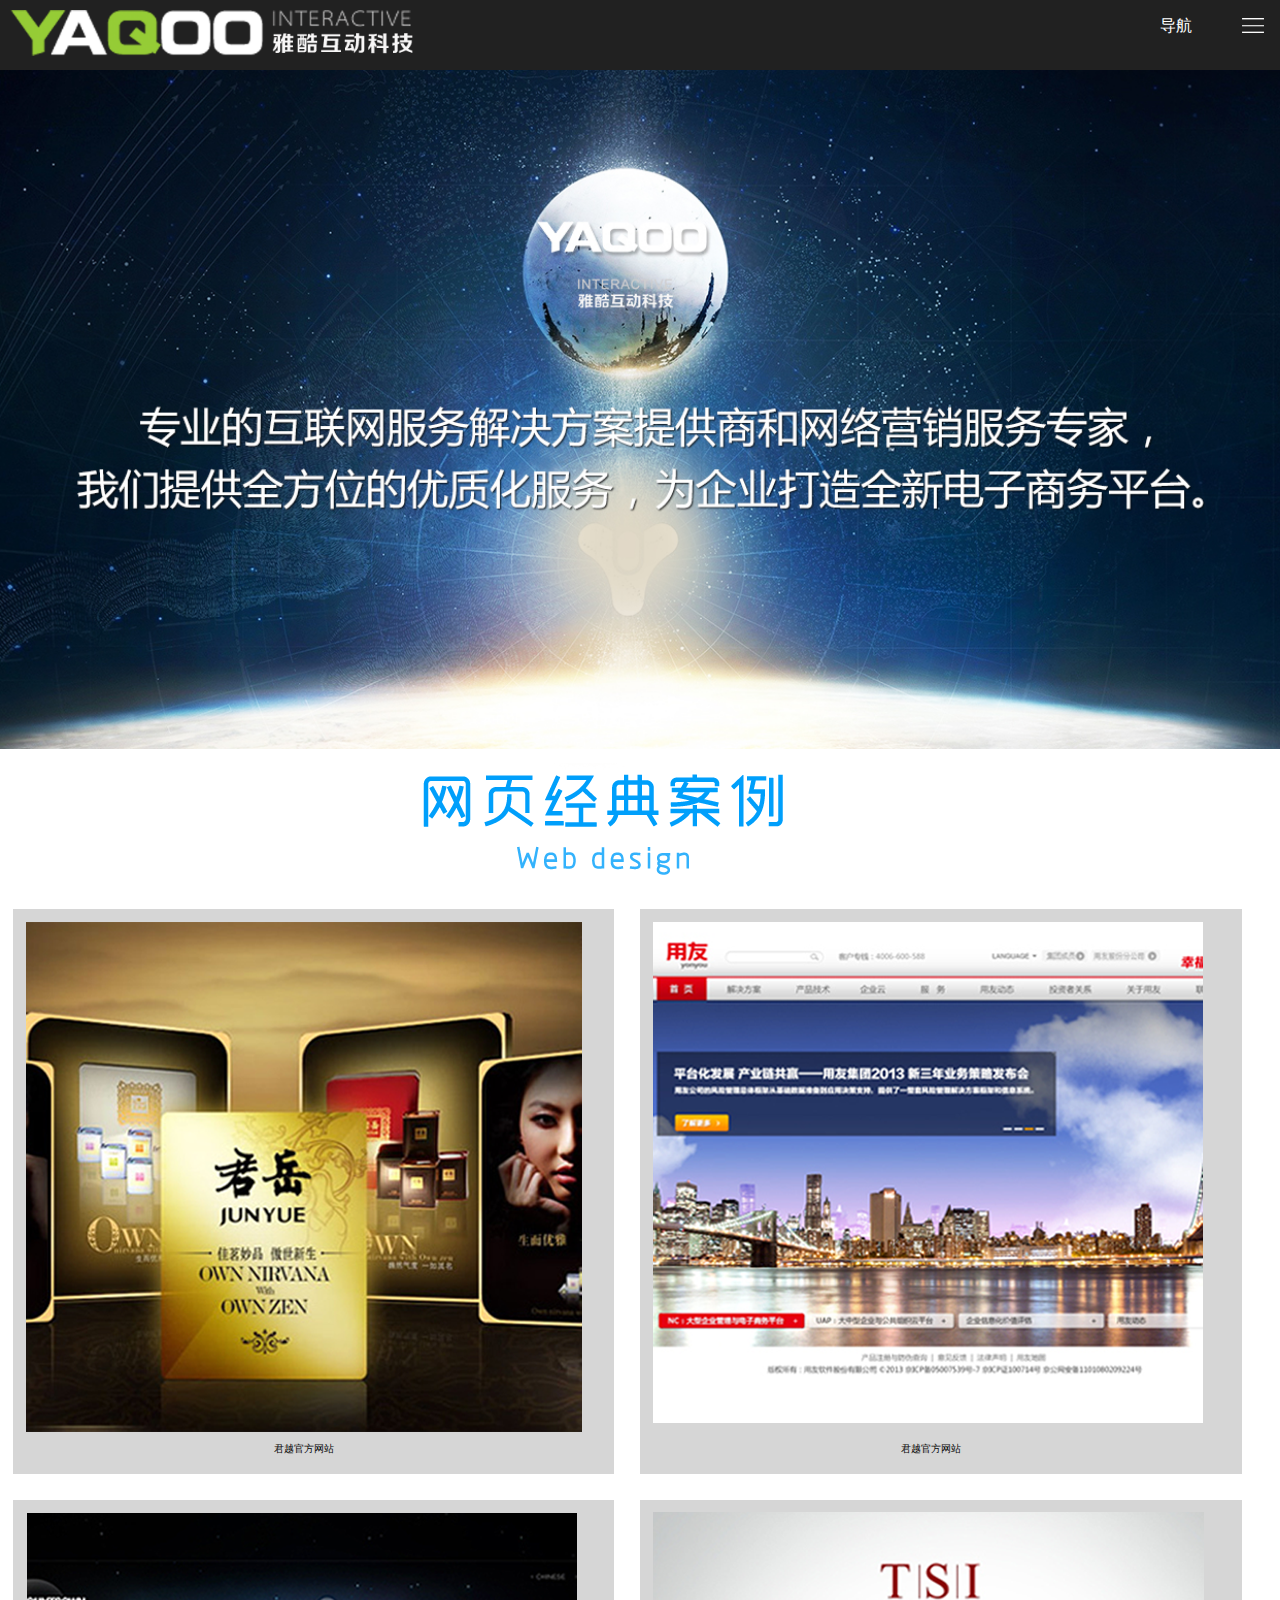
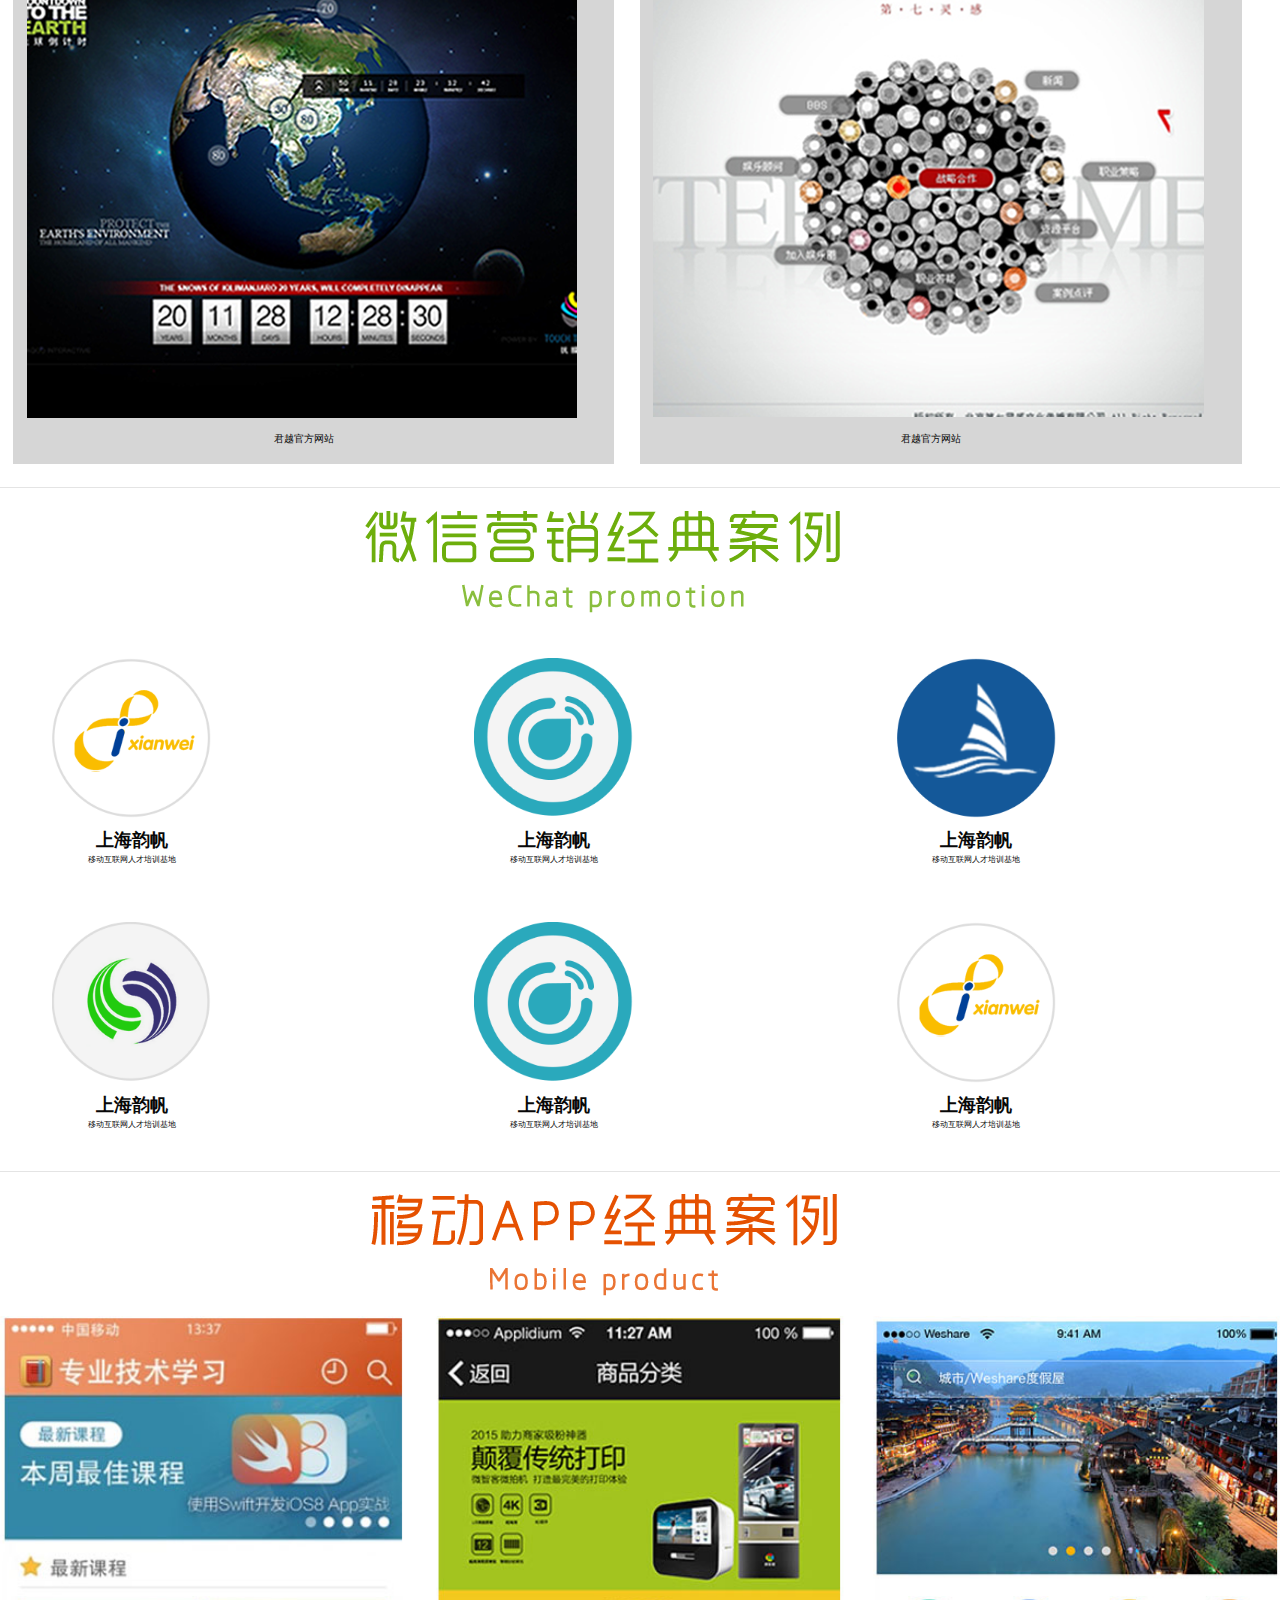
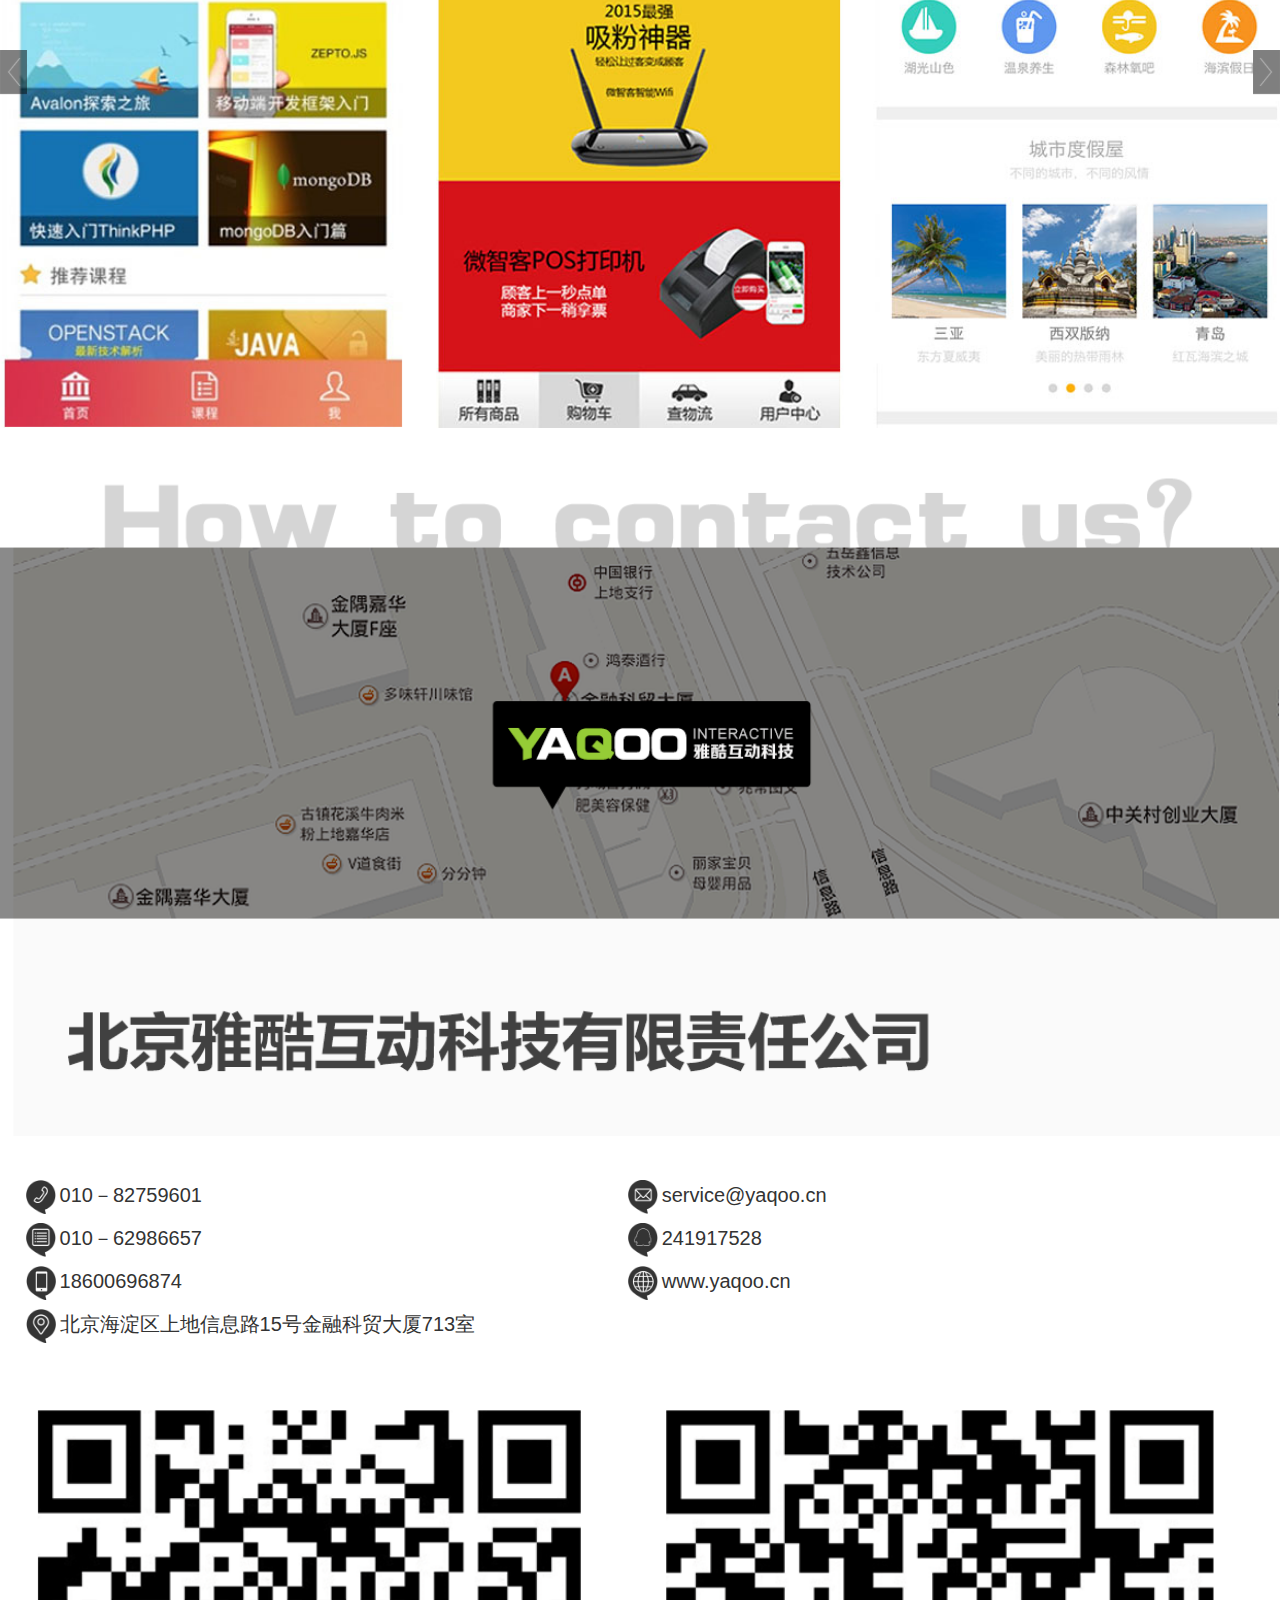
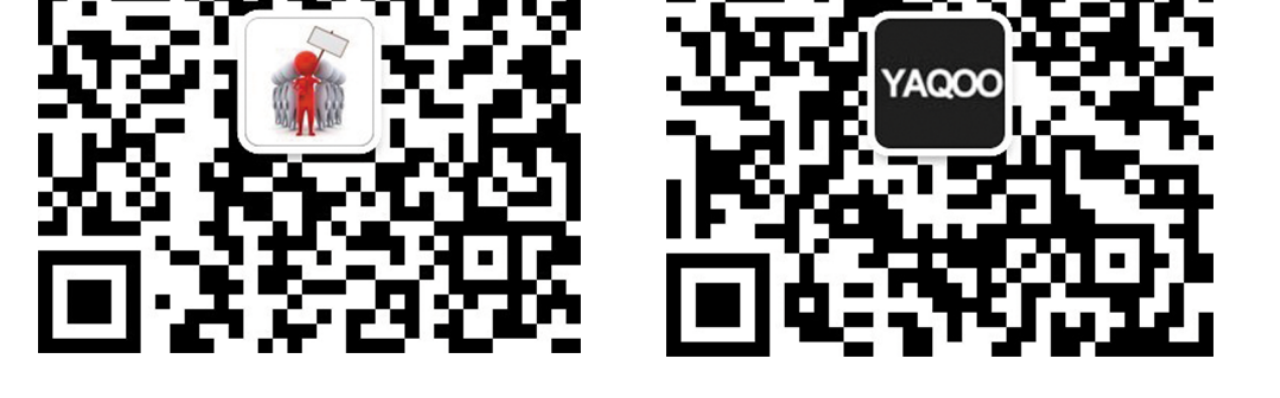
<file: index.html>
<!DOCTYPE html>
<html lang="en">
<head>
<meta charset="UTF-8">
<meta name="viewport" content="width=device-width, initial-scale=1, user-scalable=no, minimum-scale=1.0, maximum-scale=1.0">
<meta content="yes" name="apple-mobile-web-app-capable">
<meta name="apple-mobile-web-app-capable" content="yes">
<meta name="apple-mobile-web-app-status-bar-style" content="black">
<meta name="format-detection" content="telephone=no" />
<meta name="full-screen" content="yes">
<meta name="x5-fullscreen" content="true">
<title>YAqoo手机端首页</title>
<link rel="stylesheet" type="text/css" href="css/style.css"/>
<link rel="stylesheet" type="text/css" href="css/p-style.css"/>
<link rel="stylesheet" href="css/swiper.min.css">
</head>
<body>
<!-- 头部 S -->
<div class="header">
  <div class="header-in prel clearfix"> 
  	<a href="index.html" class="logo img"> <img src="images/logo.png" /> </a>
    <div class="nav">
      <div class="nav_btn">导航</div>
      <div class="nav_list green clearfix nav_list_xl"> 
      	<ul>
			<li><a href="javascript:;"></a>                             
            	<span><img src="images/icons/icon-nav3.png" /></span>
				<p>关于YAqoo</p></a>
			</li>
			<li><a href="javascript:;">
            	<span><img src="images/icons/icon-nav1.png" /></span>
				<p>网站建设</p></a>
			</li>
            <li><a href="javascript:;">
            	<span><img src="images/icons/icon-nav2.png" /></span>
				<p>移动APP</p></a>
			</li>
            <li><a href="javascript:;">
            	<span><img src="images/icons/icon-nav4.png" /></span>
				<p>移动端设计</p></a>
			</li>
            <li><a href="javascript:;">
            	<span><img src="images/icons/icon-nav5.png" /></span>
				<p>联系我们</p></a>
			</li>	
		</ul>
      </div>
    </div>
  </div>
</div>
<!-- 头部 E --> 
<!-- 内容1--banner S -->
<div class="banner img">
	<img src="images/banner.jpg" />
</div>
<!-- 内容1--banner E -->
<!-- 内容2--案例 S -->
<div class="title">
	<div class="img">
	<a href="javascript:;"><img src="images/title1.png" /></a>
    </div>
</div>
<div class="anli_box bor-b">
	<ul class="clearfix">
    	<li>
        	<a href="javascript:;">
            <span><img src="images/img1.png" /></span>
            <p>君越官方网站</p>
            </a>
        </li>
        <li>
        	<a href="javascript:;">
            <span><img src="images/img2.png" /></span>
            <p>君越官方网站</p>
            </a>
        </li>
        <li>
        	<a href="javascript:;">
            <span><img src="images/img3.png" /></span>
            <p>君越官方网站</p>
            </a>
        </li>
        <li>
        	<a href="javascript:;">
            <span><img src="images/img4.png" /></span>
            <p>君越官方网站</p>
            </a>
        </li>
    </ul>
</div>
<!-- 内容2--案例 E -->
<!-- 内容3--微信 S -->
<div class="title">
	<div class="img">
	<a href="javascript:;"><img src="images/title2.png" /></a>
    </div>
</div>
<div class="weixin_box bor-b">
	<ul class="clearfix">
    	<li>
        	<a href="javascript:;">
            <span><img src="images/img5.png" /></span>
            <p>
            <b>上海韵帆</b><br />
            移动互联网人才培训基地
            </p>
            </a>
        </li>
        <li>
        	<a href="javascript:;">
            <span><img src="images/img6.png" /></span>
            <p>
            <b>上海韵帆</b><br />
            移动互联网人才培训基地
            </p>
            </a>
        </li>
        <li>
        	<a href="javascript:;">
            <span><img src="images/img7.png" /></span>
            <p>
            <b>上海韵帆</b><br />
            移动互联网人才培训基地
            </p>
            </a>
        </li>
        <li>
        	<a href="javascript:;">
            <span><img src="images/img8.png" /></span>
            <p>
            <b>上海韵帆</b><br />
            移动互联网人才培训基地
            </p>
            </a>
        </li>
        <li>
        	<a href="javascript:;">
            <span><img src="images/img6.png" /></span>
            <p>
            <b>上海韵帆</b><br />
            移动互联网人才培训基地
            </p>
            </a>
        </li>
        <li>
        	<a href="javascript:;">
            <span><img src="images/img5.png" /></span>
            <p>
            <b>上海韵帆</b><br />
            移动互联网人才培训基地
            </p>
            </a>
        </li>
    </ul>
</div>
<!-- 内容3--微信 E -->
<!-- 内容3--APP S -->
<div class="title">
	<div class="img">
	<a href="javascript:;"><img src="images/title3.png" /></a>
    </div>
</div>
<div class="app_box">
<style>
   .swiper-container {
        width: 100%;
        height: 100%;
		float:left;
		
        
    }
	.swiper-wrapper{ float:left;}
    .swiper-slide {
        text-align: center;
        font-size: 18px;
        background: #fff;
        
        /* Center slide text vertically */
        display: -webkit-box;
        display: -ms-flexbox;
        display: -webkit-flex;
        display: flex;
        -webkit-box-pack: center;
        -ms-flex-pack: center;
        -webkit-justify-content: center;
        justify-content: center;
        -webkit-box-align: center;
        -ms-flex-align: center;
        -webkit-align-items: center;
        align-items: center;
    }
	.swiper-pagination { display:none;}
    </style>
    <!-- Swiper -->
    <div class="swiper-container swiper-container-horizontal">
        <div class="swiper-wrapper">
            <div class="swiper-slide"><img src="images/1.jpg" /></div>
            <div class="swiper-slide"><img src="images/2.jpg" /></div>
            <div class="swiper-slide"><img src="images/3.jpg" /></div>
            <div class="swiper-slide"><img src="images/1.jpg" /></div>
            <div class="swiper-slide"><img src="images/2.jpg" /></div>
            <div class="swiper-slide"><img src="images/3.jpg" /></div>
            <div class="swiper-slide swiper-slide-prev"><img src="images/1.jpg" /></div>
            <div class="swiper-slide swiper-slide-active"><img src="images/2.jpg" /></div>
            <div class="swiper-slide swiper-slide-next"><img src="images/3.jpg" /></div>
            <div class="swiper-slide"><img src="images/1.jpg" /></div>
            <div class="swiper-slide"><img src="images/2.jpg" /></div>
            <div class="swiper-slide"><img src="images/3.jpg" /></div>
        </div>
        <!-- Add Pagination -->
        <div class="swiper-pagination swiper-pagination-clickable"><span class="swiper-pagination-bullet"></span><span class="swiper-pagination-bullet"></span><span class="swiper-pagination-bullet"></span><span class="swiper-pagination-bullet"></span><span class="swiper-pagination-bullet"></span><span class="swiper-pagination-bullet swiper-pagination-bullet-active"></span><span class="swiper-pagination-bullet"></span><span class="swiper-pagination-bullet"></span><span class="swiper-pagination-bullet"></span><span class="swiper-pagination-bullet"></span></div>
        <!-- Add Arrows -->
        <div class="swiper-button-next"></div>
        <div class="swiper-button-prev"></div>
    </div>

    
</div>
<!-- 内容3--APP E -->
<!-- 内容4--ads S -->
<div class="img">
	<img class="ads1" src="images/ads.png">
<!--    <img class="ads2" src="images/ads.png">
    <img class="ads3" src="images/ads.png">-->
</div>
<!-- 内容4--ads E -->
<!-- 内容5--link S -->
<div class="link_box font14">
	<ul class="clearfix">
    	<li><img src="images/icons/icon-us1.png">010－82759601</li>
        <li><img src="images/icons/icon-us2.png">service@yaqoo.cn</li>
        <li><img src="images/icons/icon-us3.png">010－62986657</li>
        <li><img src="images/icons/icon-us4.png">241917528</li>
        <li><img src="images/icons/icon-us5.png">18600696874</li>
        <li><img src="images/icons/icon-us6.png">www.yaqoo.cn</li>
    </ul>
    <p><img src="images/icons/icon-us7.png">北京海淀区上地信息路15号金融科贸大厦713室</p>
</div>
<div class="weixin">
	<ul class="clearfix">
    	<li><img src="images/weixin1.png"></li>
        <li><img src="images/weixin2.png"></li>
    </ul>
</div>
<!-- 内容5--link E -->

<div class=""></div>
<script type="text/javascript" src="js/jquery-1.8.0.min.js"></script>
<script type="text/javascript" src="js/index.js"></script>
<!-- Swiper JS -->
    <script src="js/swiper.min.js"></script>

    <!-- Initialize Swiper -->
    <script>
    var swiper = new Swiper('.swiper-container', {
        pagination: '.swiper-pagination',
        nextButton: '.swiper-button-next',
        prevButton: '.swiper-button-prev',
        paginationClickable: true,
		slidesPerView: 3,
		initialSlide :2,
        spaceBetween: 30,
        centeredSlides: true,
        autoplay: 2500,
        autoplayDisableOnInteraction: false
    });
    </script>
</body>
</html>
</file>
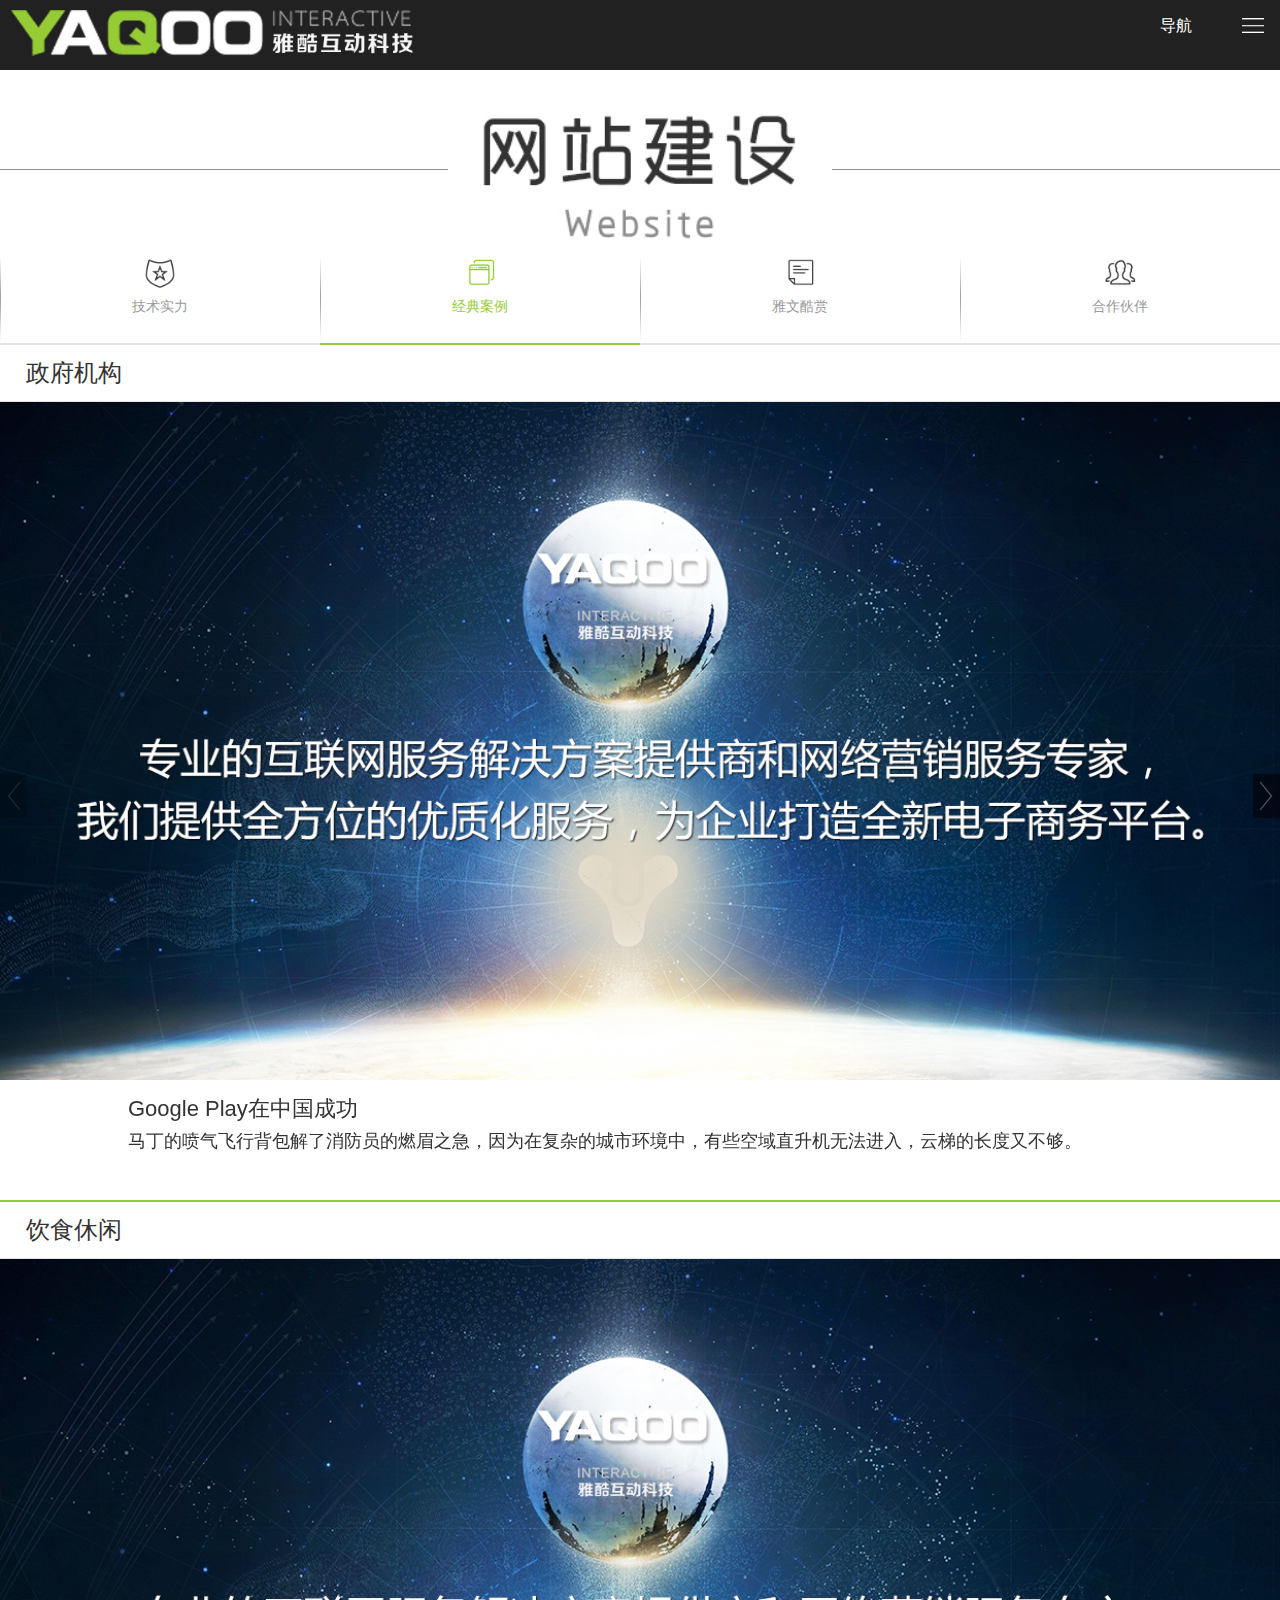
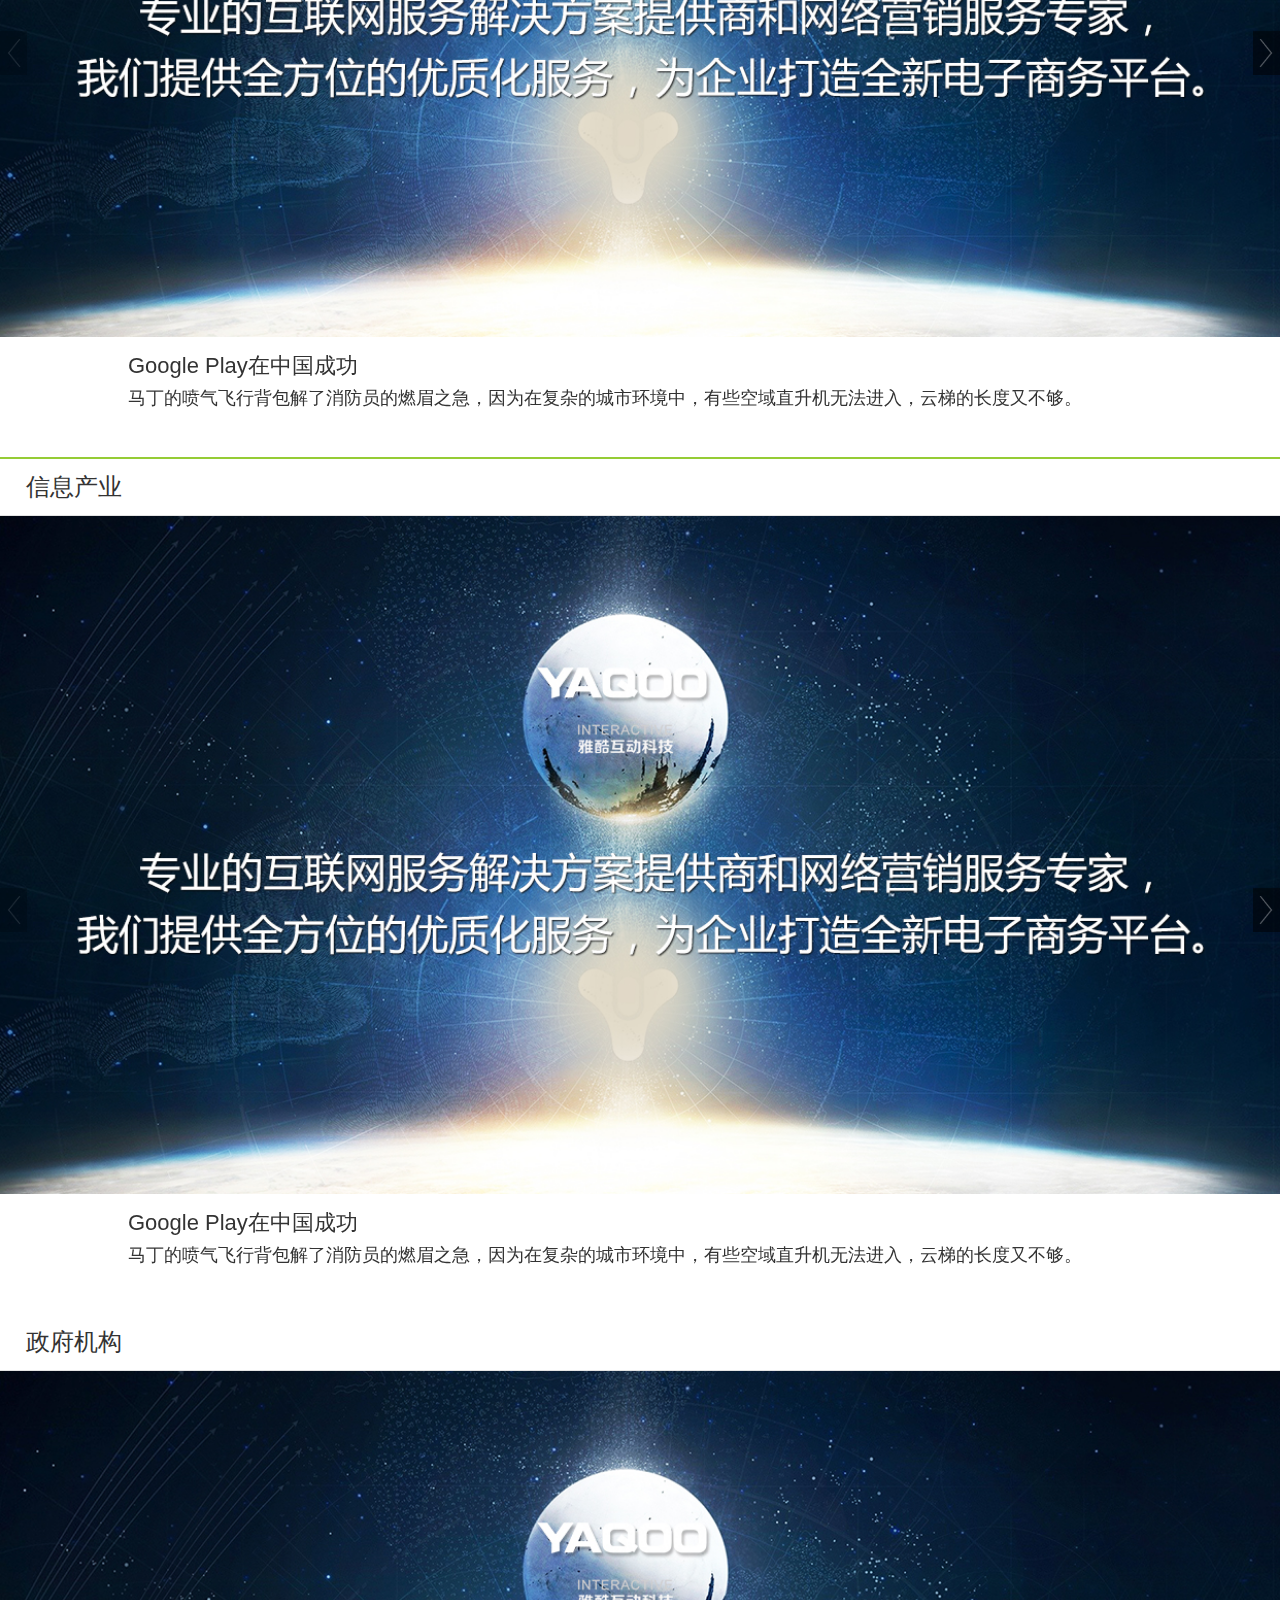
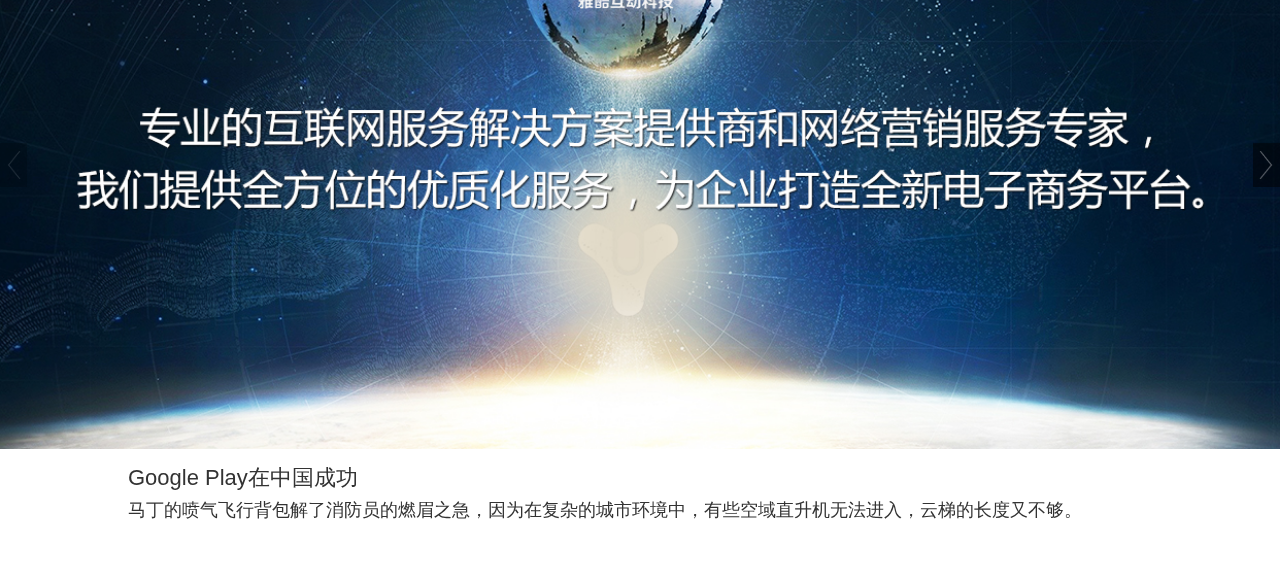
<file: anli.html>
<!DOCTYPE html>
<html lang="en">
<head>
<meta charset="UTF-8">
<meta name="viewport" content="width=device-width, initial-scale=1, user-scalable=no, minimum-scale=1.0, maximum-scale=1.0">
<meta content="yes" name="apple-mobile-web-app-capable">
<meta name="apple-mobile-web-app-capable" content="yes">
<meta name="apple-mobile-web-app-status-bar-style" content="black">
<meta name="format-detection" content="telephone=no" />
<meta name="full-screen" content="yes">
<meta name="x5-fullscreen" content="true">
<title>YAqoo-案例</title>
<link rel="stylesheet" type="text/css" href="css/style.css"/>
<link rel="stylesheet" type="text/css" href="css/p-style.css"/>
<link rel="stylesheet" href="css/swiper.min.css">
</head>
<body>
<!-- 头部 S -->
<div class="header">
  <div class="header-in prel clearfix"> 
  	<a href="index.html" class="logo img"> <img src="images/logo.png" /> </a>
    <div class="nav">
      <div class="nav_btn">导航</div>
      <div class="nav_list clearfix nav_list_xl"> 
      	<ul>
			<li><a href="javascript:;"></a>                             
            	<span><img src="images/icons/icon-nav3.png" /></span>
				<p>关于YAqoo</p></a>
			</li>
			<li><a href="javascript:;">
            	<span><img src="images/icons/icon-nav1.png" /></span>
				<p>网站建设</p></a>
			</li>
            <li><a href="javascript:;">
            	<span><img src="images/icons/icon-nav2.png" /></span>
				<p>移动APP</p></a>
			</li>
            <li><a href="javascript:;">
            	<span><img src="images/icons/icon-nav4.png" /></span>
				<p>移动端设计</p></a>
			</li>
            <li><a href="javascript:;">
            	<span><img src="images/icons/icon-nav5.png" /></span>
				<p>联系我们</p></a>
			</li>	
		</ul>
      </div>
    </div>
  </div>
</div>
<!-- 头部 E --> 
<!-- 内容--anli S -->
<div class="Huoban">
<!--title-->
<div class="product_title">
	<img src="images/p-title.jpg" />
</div>
<!--title e-->
<!----------------切换开始-------------------->
  <div class="p-Menu clearfix">
    <ul>                                                
      <li class="">
          <a href="#">
            <span class="imgbox">
            <img class="ximg1" src="images/icons/x_img1.png" alt="">
            <img class="ximg2" src="images/icons/x_img1a.png" alt="">
            </span>
            <p>技术实力</p>
          </a>
      </li>
      <li class="hover">
      	<a href="#">
            <span class="imgbox">
            <img class="ximg1" src="images/icons/x_img2.png" alt="">
            <img class="ximg2" src="images/icons/x_img2a.png" alt="">
            </span>
            <p>经典案例</p>
          </a>
      </li>
      <li class="">
          <a href="#">
            <span class="imgbox">
            <img class="ximg1" src="images/icons/x_img3.png" alt="">
            <img class="ximg2" src="images/icons/x_img3a.png" alt="">
            </span>
            <p>雅文酷赏</p>
          </a>
      </li>
      <li class="">
      	<a href="#">
            <span class="imgbox">
            <img class="ximg1" src="images/icons/x_img4.png" alt="">
            <img class="ximg2" src="images/icons/x_img4a.png" alt="">
            </span>
            <p>合作伙伴</p>
          </a>
      </li>
    </ul>
  </div>
  <!----------------切换结束--------------------> 
<!--  -->
  <div class="Anli bor-b2">
  	<div class="Anli_title bor-b font2">
    	政府机构
    </div>
  	<div class="swiper-container imggg1">
      <div class="swiper-wrapper">
        <div class="swiper-slide blue-slide">
        	<img src="images/banner.jpg" />
        	<div class="Anli_txt">
            	<p class="font3">Google Play在中国成功</p>
                <p class="font1">马丁的喷气飞行背包解了消防员的燃眉之急，因为在复杂的城市环境中，有些空域直升机无法进入，云梯的长度又不够。</p>
            </div>
        </div>
        <div class="swiper-slide red-slide"><img src="images/ads.png" />
        	<div class="Anli_txt">
            	<p class="font3">Google Play222222222222222222功</p>
                <p class="font1">马丁的喷气飞行背包解了消防员的燃眉之急，因为在复杂的城市环境中，有些空域直升机无法进入，云梯的长度又不够。</p>
            </div>
        </div>
        <div class="swiper-slide orange-slide"><img src="images/banner.jpg" />
        	<div class="Anli_txt">
            	<p class="font3">Google Play33333333333333333功</p>
                <p class="font1">马丁的喷气飞行背包解了消防员的燃眉之急，因为在复杂的城市环境中，有些空域直升机无法进入，云梯的长度又不够。</p>
            </div>
        </div>
      </div>
      
      <!-- Add Pagination -->
            <div class="swiper-pagination swiper-pagination-clickable"></div>
            <!-- Add Arrows -->
            <div class="swiper-button-next nextt1"></div>
            <div class="swiper-button-prev prevv1"></div>
    </div>
  </div> 
<!--  -->
<!--  -->
  <div class="Anli bor-b2">
  	<div class="Anli_title bor-b font2">
    	饮食休闲
    </div>
  	<div class="swiper-container imggg2">
      <div class="swiper-wrapper">
        <div class="swiper-slide blue-slide">
        	<img src="images/banner.jpg" />
        	<div class="Anli_txt">
            	<p class="font3">Google Play在中国成功</p>
                <p class="font1">马丁的喷气飞行背包解了消防员的燃眉之急，因为在复杂的城市环境中，有些空域直升机无法进入，云梯的长度又不够。</p>
            </div>
        </div>
        <div class="swiper-slide red-slide"><img src="images/ads.png" />
        	<div class="Anli_txt">
            	<p class="font3">Google Play222222222222222222功</p>
                <p class="font1">马丁的喷气飞行背包解了消防员的燃眉之急，因为在复杂的城市环境中，有些空域直升机无法进入，云梯的长度又不够。</p>
            </div>
        </div>
        <div class="swiper-slide orange-slide"><img src="images/banner.jpg" />
        	<div class="Anli_txt">
            	<p class="font3">Google Play33333333333333333功</p>
                <p class="font1">马丁的喷气飞行背包解了消防员的燃眉之急，因为在复杂的城市环境中，有些空域直升机无法进入，云梯的长度又不够。</p>
            </div>
        </div>
      </div>
      
      <!-- Add Pagination -->
            <div class="swiper-pagination swiper-pagination-clickable"></div>
            <!-- Add Arrows -->
            <div class="swiper-button-next nextt2"></div>
            <div class="swiper-button-prev prevv2"></div>
    </div>
  </div> 
<!--  -->
<!--  -->
  <div class="Anli">
  	<div class="Anli_title bor-b font2">
    	信息产业
    </div>
  	<div class="swiper-container imggg3">
      <div class="swiper-wrapper">
        <div class="swiper-slide blue-slide">
        	<img src="images/banner.jpg" />
        	<div class="Anli_txt">
            	<p class="font3">Google Play在中国成功</p>
                <p class="font1">马丁的喷气飞行背包解了消防员的燃眉之急，因为在复杂的城市环境中，有些空域直升机无法进入，云梯的长度又不够。</p>
            </div>
        </div>
        <div class="swiper-slide red-slide"><img src="images/ads.png" />
        	<div class="Anli_txt">
            	<p class="font3">Google Play222222222222222222功</p>
                <p class="font1">马丁的喷气飞行背包解了消防员的燃眉之急，因为在复杂的城市环境中，有些空域直升机无法进入，云梯的长度又不够。</p>
            </div>
        </div>
        <div class="swiper-slide orange-slide"><img src="images/banner.jpg" />
        	<div class="Anli_txt">
            	<p class="font3">Google Play33333333333333333功</p>
                <p class="font1">马丁的喷气飞行背包解了消防员的燃眉之急，因为在复杂的城市环境中，有些空域直升机无法进入，云梯的长度又不够。</p>
            </div>
        </div>
      </div>
      
      <!-- Add Pagination -->
            <div class="swiper-pagination swiper-pagination-clickable"></div>
            <!-- Add Arrows -->
            <div class="swiper-button-next nextt3"></div>
            <div class="swiper-button-prev prevv3"></div>
    </div>
  </div> 
<!--  -->
<!--  -->
  <div class="Anli">
  	<div class="Anli_title bor-b font2">
    	政府机构
    </div>
  	<div class="swiper-container imggg4">
      <div class="swiper-wrapper">
        <div class="swiper-slide blue-slide">
        	<img src="images/banner.jpg" />
        	<div class="Anli_txt">
            	<p class="font3">Google Play在中国成功</p>
                <p class="font1">马丁的喷气飞行背包解了消防员的燃眉之急，因为在复杂的城市环境中，有些空域直升机无法进入，云梯的长度又不够。</p>
            </div>
        </div>
        <div class="swiper-slide red-slide"><img src="images/ads.png" />
        	<div class="Anli_txt">
            	<p class="font3">Google Play222222222222222222功</p>
                <p class="font1">马丁的喷气飞行背包解了消防员的燃眉之急，因为在复杂的城市环境中，有些空域直升机无法进入，云梯的长度又不够。</p>
            </div>
        </div>
        <div class="swiper-slide orange-slide"><img src="images/banner.jpg" />
        	<div class="Anli_txt">
            	<p class="font3">Google Play33333333333333333功</p>
                <p class="font1">马丁的喷气飞行背包解了消防员的燃眉之急，因为在复杂的城市环境中，有些空域直升机无法进入，云梯的长度又不够。</p>
            </div>
        </div>
      </div>
      
      <!-- Add Pagination -->
            <div class="swiper-pagination swiper-pagination-clickable"></div>
            <!-- Add Arrows -->
            <div class="swiper-button-next nextt4"></div>
            <div class="swiper-button-prev prevv4"></div>
    </div>
  </div> 
<!--  -->
  
	
</div>
<!-- 内容--anli E -->
<script src="js/jquery-1.8.0.min.js"></script>
<script type="text/javascript" src="js/index.js"></script>
<script src="js/swiper.min.js"></script>
<!-- Initialize Swiper -->
    <script>
	var swiper = new Swiper('.imggg1', {
        nextButton: '.nextt1',
        prevButton: '.prevv1',
        paginationClickable: true,
        spaceBetween: 30,
        centeredSlides: true,
        autoplay: 2500,
        autoplayDisableOnInteraction: false
    });
    var swiper = new Swiper('.imggg2', {
        nextButton: '.nextt2',
        prevButton: '.prevv2',
        paginationClickable: true,
        spaceBetween: 30,
        centeredSlides: true,
        autoplay: 2500,
        autoplayDisableOnInteraction: false
    });
	var swiper = new Swiper('.imggg3', {
        nextButton: '.nextt3',
        prevButton: '.prevv3',
        paginationClickable: true,
        spaceBetween: 30,
        centeredSlides: true,
        autoplay: 2500,
        autoplayDisableOnInteraction: false
    });
	var swiper = new Swiper('.imggg4', {
        nextButton: '.nextt4',
        prevButton: '.prevv4',
        paginationClickable: true,
        spaceBetween: 30,
        centeredSlides: true,
        autoplay: 2500,
        autoplayDisableOnInteraction: false
    });
    
    </script>

</body>
</html>
</file>
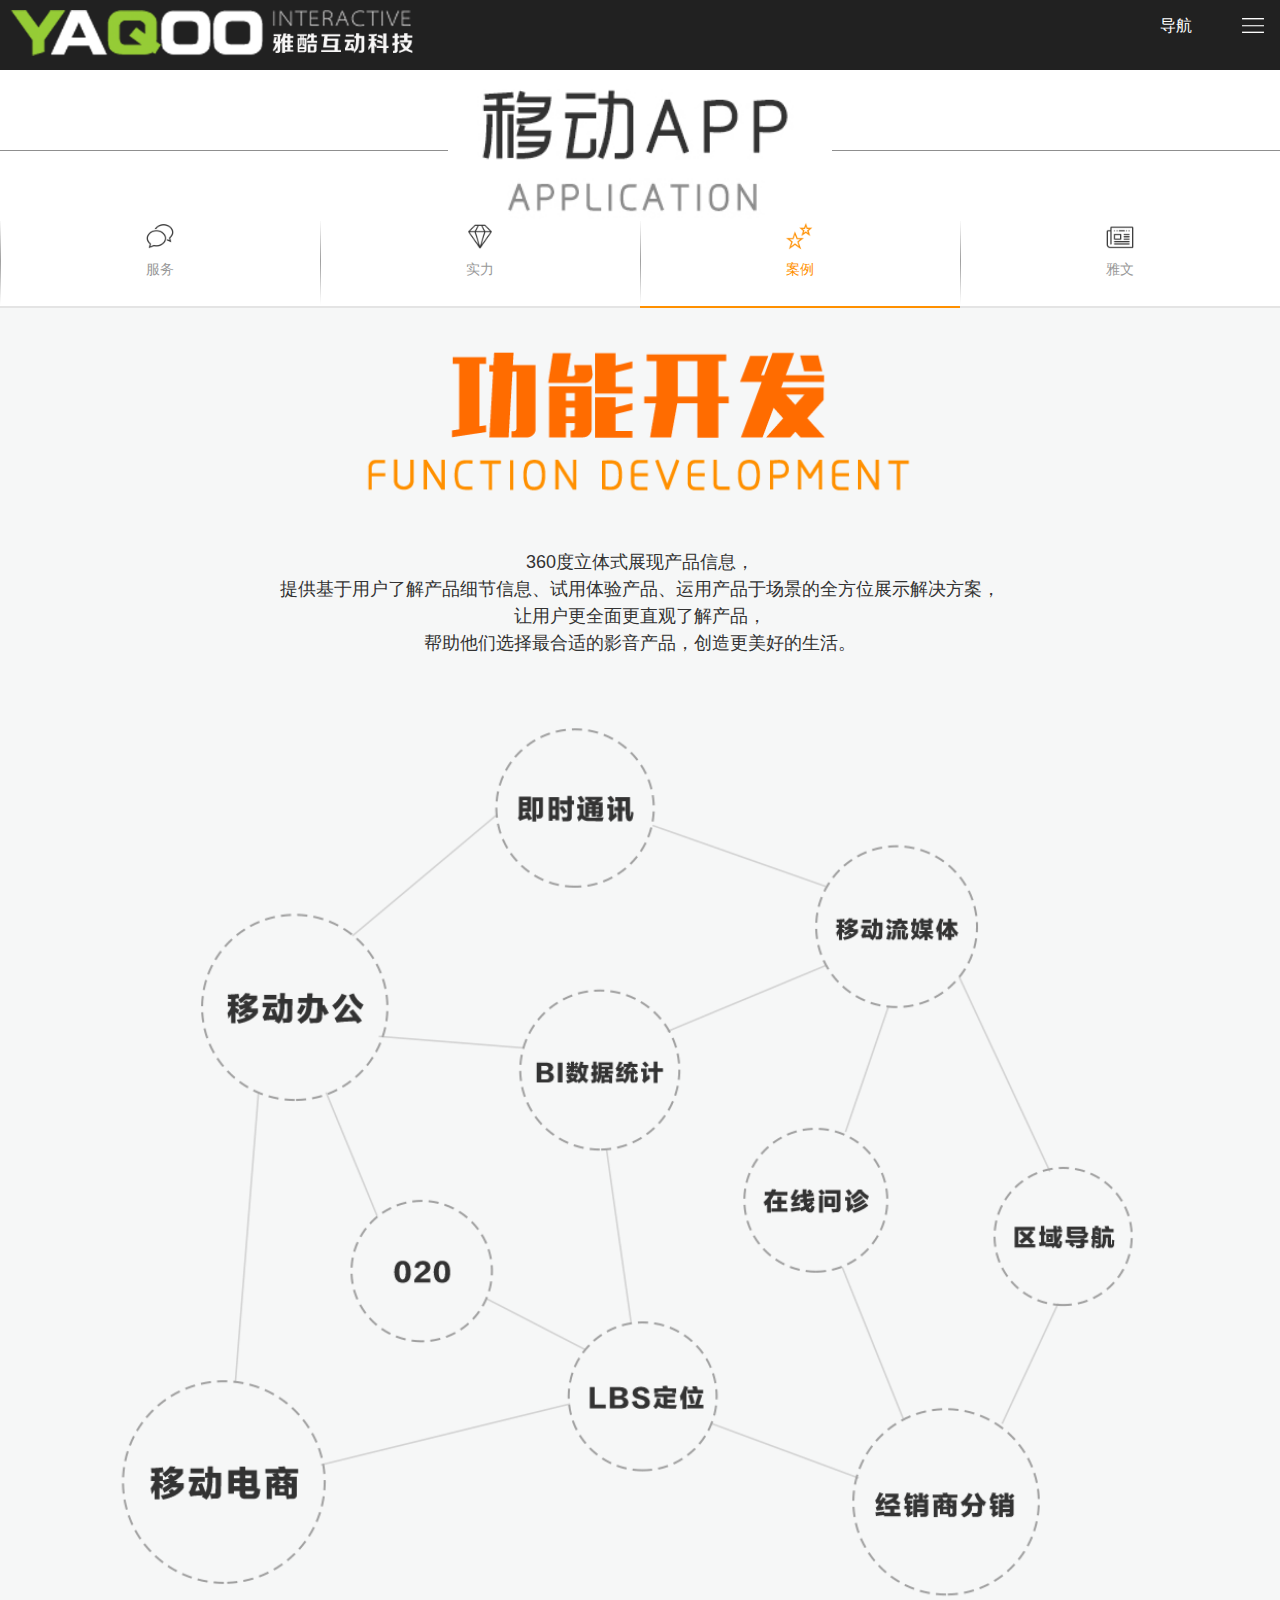
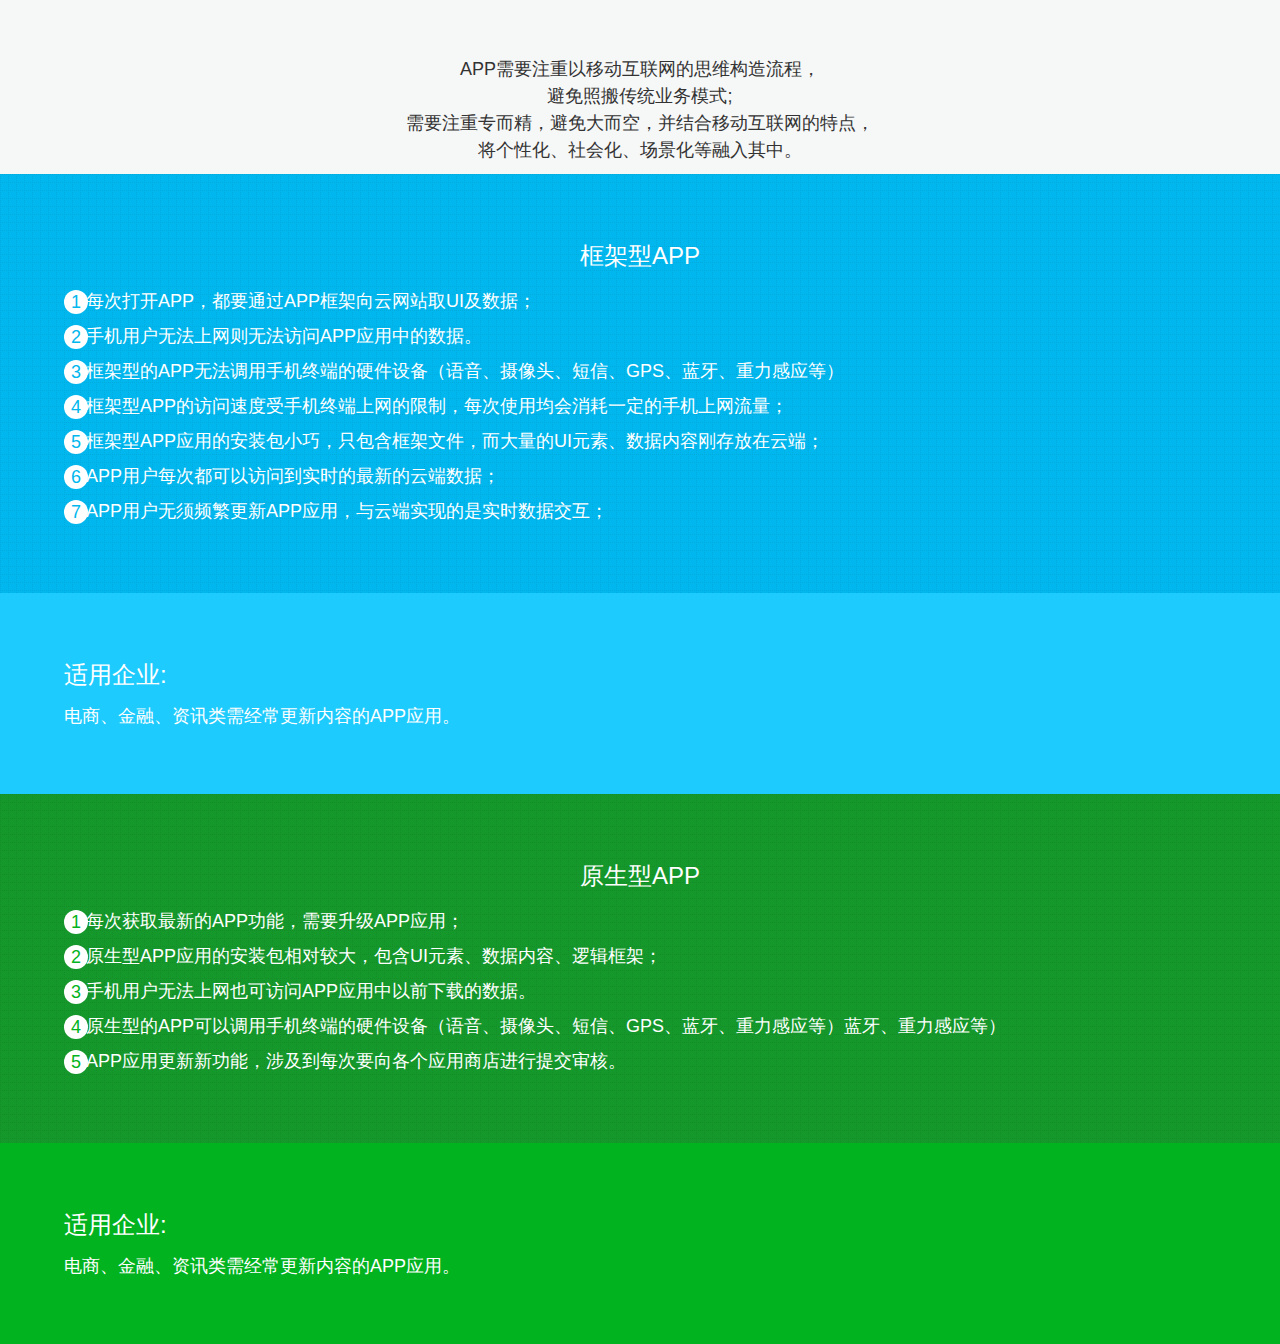
<file: App-index.html>
<!DOCTYPE html>
<html lang="en">
<head>
<meta charset="UTF-8">
<meta name="viewport" content="width=device-width, initial-scale=1, user-scalable=no, minimum-scale=1.0, maximum-scale=1.0">
<meta content="yes" name="apple-mobile-web-app-capable">
<meta name="apple-mobile-web-app-capable" content="yes">
<meta name="apple-mobile-web-app-status-bar-style" content="black">
<meta name="format-detection" content="telephone=no" />
<meta name="full-screen" content="yes">
<meta name="x5-fullscreen" content="true">
<title>YAqoo-APP-index</title>
<link rel="stylesheet" type="text/css" href="css/style.css"/>
<link rel="stylesheet" type="text/css" href="css/p-style.css"/>
<link rel="stylesheet" href="css/swiper.min.css">

</head>
<body>
<!-- 头部 S -->
<div class="header">
  <div class="header-in prel clearfix"> 
  	<a href="index.html" class="logo img"> <img src="images/logo.png" /> </a>
    <div class="nav">
      <div class="nav_btn">导航</div>
      <div class="nav_list clearfix nav_list_xl"> 
      	<ul>
			<li><a href="javascript:;"></a>                             
            	<span><img src="images/icons/icon-nav3.png" /></span>
				<p>关于YAqoo</p></a>
			</li>
			<li><a href="javascript:;">
            	<span><img src="images/icons/icon-nav1.png" /></span>
				<p>网站建设</p></a>
			</li>
            <li><a href="javascript:;">
            	<span><img src="images/icons/icon-nav2.png" /></span>
				<p>移动APP</p></a>
			</li>
            <li><a href="javascript:;">
            	<span><img src="images/icons/icon-nav4.png" /></span>
				<p>移动端设计</p></a>
			</li>
            <li><a href="javascript:;">
            	<span><img src="images/icons/icon-nav5.png" /></span>
				<p>联系我们</p></a>
			</li>	
		</ul>
      </div>
    </div>
  </div>
</div>
<!-- 头部 E --> 
<!-- 内容--伙伴 S -->
<div class="Huoban">
<!--title-->
<div class="product_title">
	<img src="images/p-title2.jpg" />
</div>
<!--title e-->
<!----------------切换开始-------------------->
  <div class="p-Menu org clearfix">
    <ul>                                                
      <li id="one1" class="">
          <a href="#">
            <span class="imgbox">
            <img class="ximg1" src="images/icons/x_img5.png" alt="">
            <img class="ximg2" src="images/icons/x_img5a.png" alt="">
            </span>
            <p>服务</p>
          </a>
      </li>
      <li id="one2" class="">
      	<a href="#">
            <span class="imgbox">
            <img class="ximg1" src="images/icons/x_img6.png" alt="">
            <img class="ximg2" src="images/icons/x_img6a.png" alt="">
            </span>
            <p>实力</p>
          </a>
      </li>
      <li id="one3" class="hover">
          <a href="#">
            <span class="imgbox">
            <img class="ximg1" src="images/icons/x_img7.png" alt="">
            <img class="ximg2" src="images/icons/x_img7a.png" alt="">
            </span>
            <p>案例</p>
          </a>
      </li>
      <li id="one4" class="">
      	<a href="#">
            <span class="imgbox">
            <img class="ximg1" src="images/icons/x_img8.png" alt="">
            <img class="ximg2" src="images/icons/x_img8a.png" alt="">
            </span>
            <p>雅文</p>
          </a>
      </li>
    </ul>
  </div>
  <!----------------切换结束--------------------> 

   <!-- 内容2--案例 S -->
   <div class="Appcon bggay">
    <div class="title">
        <div class="img">
        <a href="javascript:;"><img src="images/title5.png" /></a>
        </div>
    </div>
	<!-- 内容1--banner S -->
    <div class="banner img pt10">
        <div class=" font1 te-c W80">
        	<p> 360度立体式展现产品信息，</p>
            <p>提供基于用户了解产品细节信息、试用体验产品、运用产品于场景的全方位展示解决方案，</p>
            <p>让用户更全面更直观了解产品，</p>
            <p>帮助他们选择最合适的影音产品，创造更美好的生活。</p>
        </div>
        <img src="images/App_index3.png" />
		<div class=" font1 te-c W80">
        	<p>APP需要注重以移动互联网的思维构造流程，</p>
            <p>避免照搬传统业务模式;</p>
            <p>需要注重专而精，避免大而空，并结合移动互联网的特点，</p>
            <p>将个性化、社会化、场景化等融入其中。</p>
        </div>
    </div>
    <!-- 内容1--banner E -->
    <!---->
    <div class="appbcg2 colorfff"> 
        <p class="font2 te-c  pt10">框架型APP</p>
        <div class=" font1 app_list">
        	<p><span>1</span>每次打开APP，都要通过APP框架向云网站取UI及数据；</p>
            <p><span>2</span>手机用户无法上网则无法访问APP应用中的数据。</p>
            <p><span>3</span>框架型的APP无法调用手机终端的硬件设备（语音、摄像头、短信、GPS、蓝牙、重力感应等）</p>
            <p><span>4</span>框架型APP的访问速度受手机终端上网的限制，每次使用均会消耗一定的手机上网流量；</p>
            <p><span>5</span>框架型APP应用的安装包小巧，只包含框架文件，而大量的UI元素、数据内容刚存放在云端；</p>
            <p><span>6</span>APP用户每次都可以访问到实时的最新的云端数据；</p>
            <p><span>7</span>APP用户无须频繁更新APP应用，与云端实现的是实时数据交互；</p>
            
        </div>
    </div> 
    <!----> 
    
    <!---->
    <div class="appbcg3 colorfff"> 
        <p class="font2  pt10">适用企业:</p>
        <p class="font1">电商、金融、资讯类需经常更新内容的APP应用。</p>
    </div> 
    <!---->   
    <!---->
    <div class="appbcg4 colorfff"> 
        <p class="font2 te-c  pt10">原生型APP</p>
        <div class=" font1 app_list">
        	<p><span>1</span>每次获取最新的APP功能，需要升级APP应用；</p>
            <p><span>2</span>原生型APP应用的安装包相对较大，包含UI元素、数据内容、逻辑框架；</p>
            <p><span>3</span>手机用户无法上网也可访问APP应用中以前下载的数据。</p>
            <p><span>4</span>原生型的APP可以调用手机终端的硬件设备（语音、摄像头、短信、GPS、蓝牙、重力感应等）蓝牙、重力感应等）</p>
            <p><span>5</span>APP应用更新新功能，涉及到每次要向各个应用商店进行提交审核。</p>
        </div>
    </div> 
    <!----> 
    
    <!---->
    <div class="appbcg5 colorfff"> 
        <p class="font2  pt10">适用企业:</p>
        <p class="font1">电商、金融、资讯类需经常更新内容的APP应用。</p>
    </div> 
    <!---->   
   </div>
</div>
<!-- 内容--伙伴 E -->

<script src="js/jquery-1.8.0.min.js"></script>
<script type="text/javascript" src="js/index.js"></script>
</body>
</html>
</file>
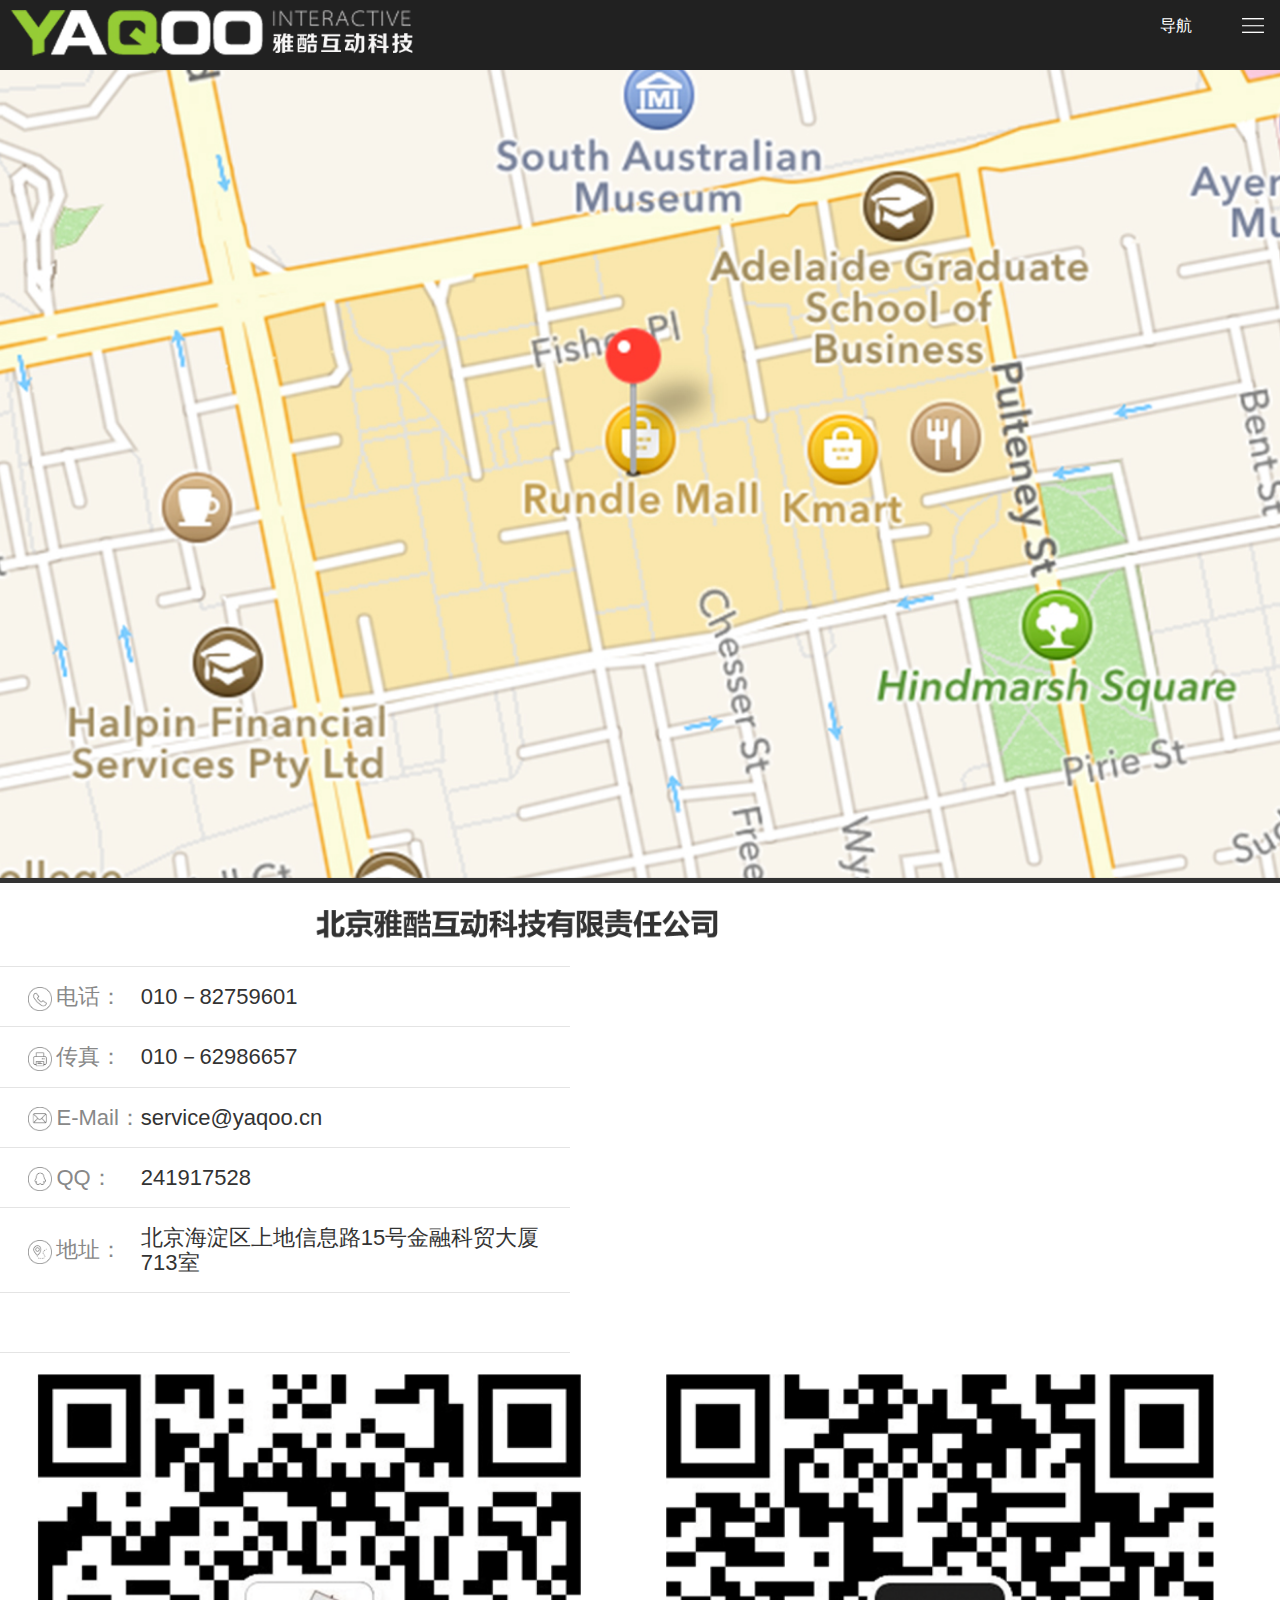
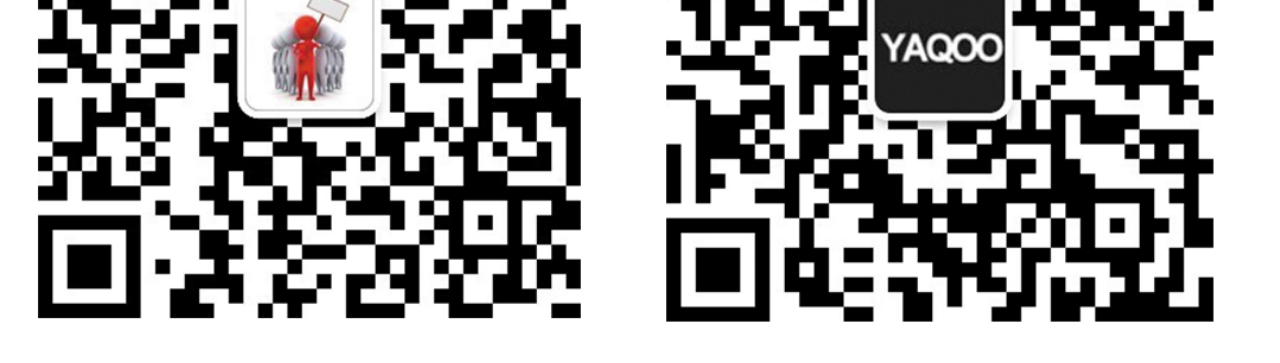
<file: contect us.html>
<!DOCTYPE html>
<html lang="en">
<head>
<meta charset="UTF-8">
<meta name="viewport" content="width=device-width, initial-scale=1, user-scalable=no, minimum-scale=1.0, maximum-scale=1.0">
<meta content="yes" name="apple-mobile-web-app-capable">
<meta name="apple-mobile-web-app-capable" content="yes">
<meta name="apple-mobile-web-app-status-bar-style" content="black">
<meta name="format-detection" content="telephone=no" />
<meta name="full-screen" content="yes">
<meta name="x5-fullscreen" content="true">
<title>YAqoo-Contect us</title>
<link rel="stylesheet" type="text/css" href="css/style.css"/>
<link rel="stylesheet" type="text/css" href="css/p-style.css"/>
</head>
<body>
<!-- 头部 S -->
<div class="header">
  <div class="header-in prel clearfix"> 
  	<a href="index.html" class="logo img"> <img src="images/logo.png" /> </a>
    <div class="nav">
      <div class="nav_btn">导航</div>
      <div class="nav_list clearfix nav_list_xl"> 
      	<ul>
			<li><a href="javascript:;"></a>                             
            	<span><img src="images/icons/icon-nav3.png" /></span>
				<p>关于YAqoo</p></a>
			</li>
			<li><a href="javascript:;">
            	<span><img src="images/icons/icon-nav1.png" /></span>
				<p>网站建设</p></a>
			</li>
            <li><a href="javascript:;">
            	<span><img src="images/icons/icon-nav2.png" /></span>
				<p>移动APP</p></a>
			</li>
            <li><a href="javascript:;">
            	<span><img src="images/icons/icon-nav4.png" /></span>
				<p>移动端设计</p></a>
			</li>
            <li><a href="javascript:;">
            	<span><img src="images/icons/icon-nav5.png" /></span>
				<p>联系我们</p></a>
			</li>	
		</ul>
      </div>
    </div>
  </div>
</div>
<!-- 头部 E --> 
<!-- 内容--NEWS S -->
<div class="Content-us">
  <!--  -->
    <!-- 内容1--banner S -->
    <div class="banner img">
   	 <img src="images/banner5.jpg" style=" border-bottom:3px solid #333333; padding:0;"/>
    </div>
    
    <div class="Content-us-title">
        <a href="javascript:;"><img src="images/contect-us-img.png" /></a>
    </div>
    <!-- 内容1--banner E -->
    <!-- 内容5--link S -->
<div class="link_box2 font3">
    <table>
    	<tr>
        	<td><img src="images/icons/icon-us8.png"></td>  <td><span>电话：</span></td>   <td>010－82759601</td>
        </tr>
        <tr>
        	<td><img src="images/icons/icon-us9.png"></td>  <td><span>传真：</span></td>   <td>010－62986657</td>
        </tr>
        <tr>
        	<td><img src="images/icons/icon-us10.png"></td>  <td><span>E-Mail：</span></td>   <td>service@yaqoo.cn</td>
        </tr>
        <tr>
        	<td><img src="images/icons/icon-us11.png"></td>  <td><span>QQ：</span></td>   <td>241917528</td>
        </tr>
        <tr>
        	<td><img src="images/icons/icon-us12.png"></td>  <td><span>地址：</span></td>   <td>北京海淀区上地信息路15号金融科贸大厦713室</td>
        </tr>
        <tr>
        	<td></td>  <td></td>   <td></td>
        </tr>
    </table>
    
</div>
<div class="weixin">
	<ul class="clearfix">
    	<li><img src="images/weixin1.png"></li>
        <li><img src="images/weixin2.png"></li>
    </ul>
</div>
<!-- 内容5--link E -->
 
   <!--  -->
	
</div>
<!-- 内容--NEWS E -->

<script src="js/jquery-1.8.0.min.js"></script>
<script type="text/javascript" src="js/index.js"></script>
</body>
</html>
</file>
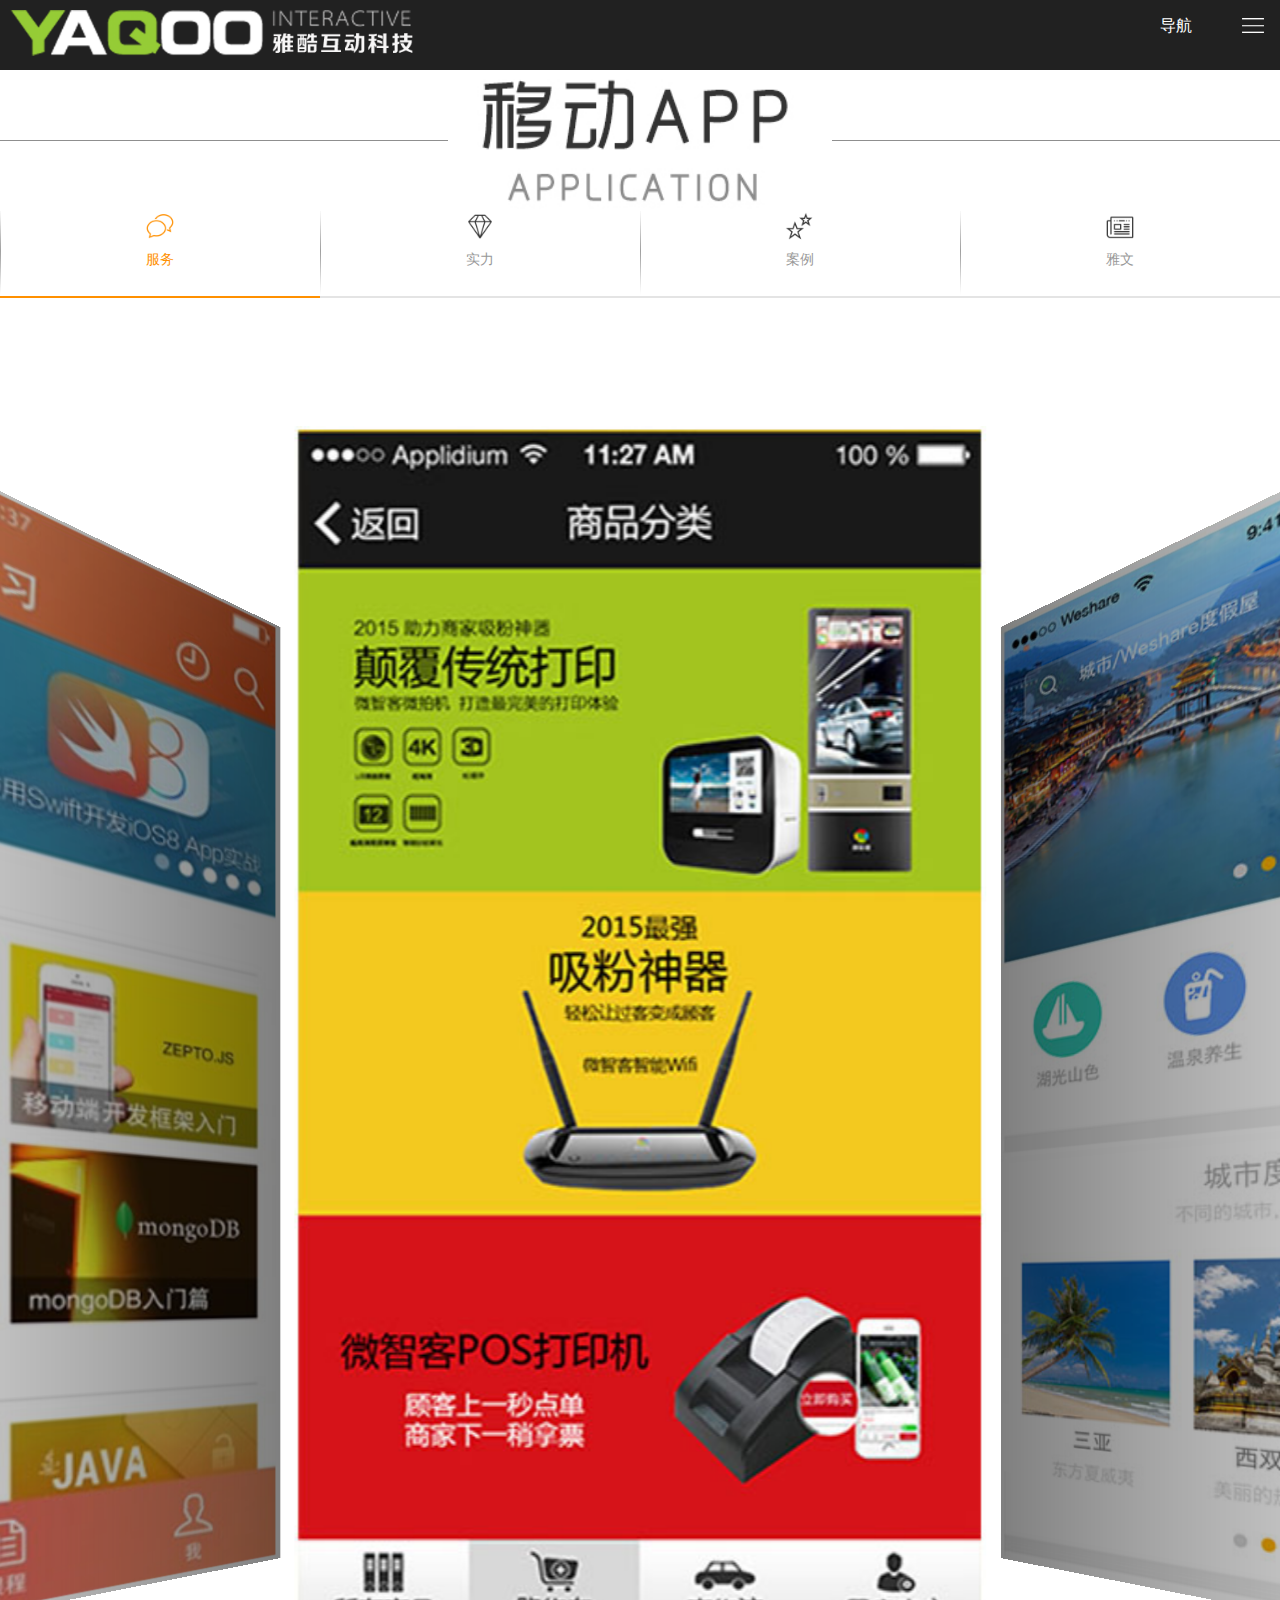
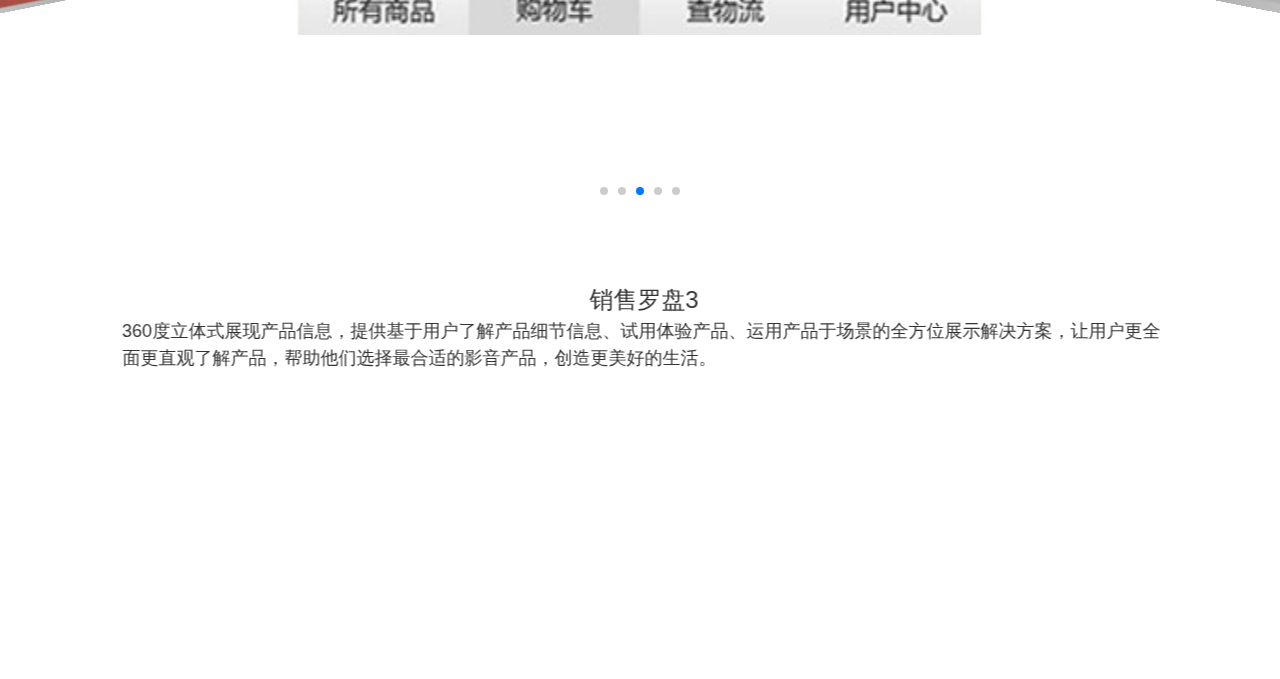
<file: Weixin-anli.html>
<!DOCTYPE html>
<html lang="en">
<head>
<meta charset="UTF-8">
<meta name="viewport" content="width=device-width, initial-scale=1, user-scalable=no, minimum-scale=1.0, maximum-scale=1.0">
<meta content="yes" name="apple-mobile-web-app-capable">
<meta name="apple-mobile-web-app-capable" content="yes">
<meta name="apple-mobile-web-app-status-bar-style" content="black">
<meta name="format-detection" content="telephone=no" />
<meta name="full-screen" content="yes">
<meta name="x5-fullscreen" content="true">
<title>YAqoo-Weixin-Anli</title>
<link rel="stylesheet" type="text/css" href="css/style.css"/>
<link rel="stylesheet" type="text/css" href="css/p-style.css"/>
<link rel="stylesheet" href="css/swiper.min.css">

</head>
<body>
<!-- 头部 S -->
<div class="header">
  <div class="header-in prel clearfix"> 
  	<a href="index.html" class="logo img"> <img src="images/logo.png" /> </a>
    <div class="nav">
      <div class="nav_btn">导航</div>
      <div class="nav_list clearfix nav_list_xl"> 
      	<ul>
			<li><a href="javascript:;"></a>                             
            	<span><img src="images/icons/icon-nav3.png" /></span>
				<p>关于YAqoo</p></a>
			</li>
			<li><a href="javascript:;">
            	<span><img src="images/icons/icon-nav1.png" /></span>
				<p>网站建设</p></a>
			</li>
            <li><a href="javascript:;">
            	<span><img src="images/icons/icon-nav2.png" /></span>
				<p>移动APP</p></a>
			</li>
            <li><a href="javascript:;">
            	<span><img src="images/icons/icon-nav4.png" /></span>
				<p>移动端设计</p></a>
			</li>
            <li><a href="javascript:;">
            	<span><img src="images/icons/icon-nav5.png" /></span>
				<p>联系我们</p></a>
			</li>	
		</ul>
      </div>
    </div>
  </div>
</div>
<!-- 头部 E --> 

<!--title-->
<div class="product_title">
	<img src="images/p-title2.jpg" />
</div>
<!--title e-->
<!----------------切换开始-------------------->
  <div class="p-Menu org clearfix">
    <ul>                                                
      <li id="one1" class="hover">
          <a href="#">
            <span class="imgbox">
            <img class="ximg1" src="images/icons/x_img5.png" alt="">
            <img class="ximg2" src="images/icons/x_img5a.png" alt="">
            </span>
            <p>服务</p>
          </a>
      </li>
      <li id="one2" class="">
      	<a href="#">
            <span class="imgbox">
            <img class="ximg1" src="images/icons/x_img6.png" alt="">
            <img class="ximg2" src="images/icons/x_img6a.png" alt="">
            </span>
            <p>实力</p>
          </a>
      </li>
      <li id="one3" class="">
          <a href="#">
            <span class="imgbox">
            <img class="ximg1" src="images/icons/x_img7.png" alt="">
            <img class="ximg2" src="images/icons/x_img7a.png" alt="">
            </span>
            <p>案例</p>
          </a>
      </li>
      <li id="one4" class="">
      	<a href="#">
            <span class="imgbox">
            <img class="ximg1" src="images/icons/x_img8.png" alt="">
            <img class="ximg2" src="images/icons/x_img8a.png" alt="">
            </span>
            <p>雅文</p>
          </a>
      </li>
    </ul>
  </div>
  <!----------------切换结束--------------------> 
      <!-- Demo styles -->
    <style>
.swiper-container {
	width: 100%;
	padding:10% 0 50% 0;
}
.swiper-slide {
	background-position: center;
	background-size: cover;
	width:54%;
}
.wx_anlitxt{ width:151%; position:absolute; left:-25%; top:120%; display:none;}
.swiper-container-horizontal>.swiper-pagination {top:75%; left: 0; width: 100%;}
.swiper-slide-active .wx_anlitxt{ display:block ;}
</style>
<!-- 内容--伙伴 S -->
    <div class="swiper-container">
        <div class="swiper-wrapper">
            <div class="swiper-slide"><img src="images/1.jpg" />
            	<div class="wx_anlitxt">
                	<p class="p2 font2 te-c">销售罗盘</p>
                    <p class="font1">360度立体式展现产品信息，提供基于用户了解产品细节信息、试用体验产品、运用产品于场景的全方位展示解决方案，让用户更全面更直观了解产品，帮助他们选择最合适的影音产品，创造更美好的生活。</p>
                </div>
            </div>
            <div class="swiper-slide"><img src="images/2.jpg" />
            	<div class="wx_anlitxt">
                	<p class="p2 font2 te-c">销售罗盘2</p>
                    <p class="font1">360度立体式展现产品信息，提供基于用户了解产品细节信息、试用体验产品、运用产品于场景的全方位展示解决方案，让用户更全面更直观了解产品，帮助他们选择最合适的影音产品，创造更美好的生活。</p>
                </div>
            </div>
            <div class="swiper-slide"><img src="images/3.jpg" />
            	<div class="wx_anlitxt">
                	<p class="p2 font2 te-c">销售罗盘3</p>
                    <p class="font1">360度立体式展现产品信息，提供基于用户了解产品细节信息、试用体验产品、运用产品于场景的全方位展示解决方案，让用户更全面更直观了解产品，帮助他们选择最合适的影音产品，创造更美好的生活。</p>
                </div>
            </div>
            <div class="swiper-slide"><img src="images/1.jpg" />
            	<div class="wx_anlitxt">
                	<p class="p2 font2 te-c">销售罗盘4</p>
                    <p class="font1">360度立体式展现产品信息，提供基于用户了解产品细节信息、试用体验产品、运用产品于场景的全方位展示解决方案，让用户更全面更直观了解产品，帮助他们选择最合适的影音产品，创造更美好的生活。</p>
                </div>
            </div>
            <div class="swiper-slide"><img src="images/3.jpg" />
            	<div class="wx_anlitxt">
                	<p class="p2 font2 te-c">销售罗盘5</p>
                    <p class="font1">360度立体式展现产品信息，提供基于用户了解产品细节信息、试用体验产品、运用产品于场景的全方位展示解决方案，让用户更全面更直观了解产品，帮助他们选择最合适的影音产品，创造更美好的生活。</p>
                </div>
            </div>
        </div>
        <!-- Add Pagination -->
        <div class="swiper-pagination"></div>
    </div>

<!-- 内容--伙伴 E -->

<script src="js/jquery-1.8.0.min.js"></script>
<script type="text/javascript" src="js/index.js"></script>
<!-- Swiper JS -->
    <script src="js/swiper.min.js"></script>
<!-- Initialize Swiper --> 
<script>
    var swiper = new Swiper('.swiper-container', {
        pagination: '.swiper-pagination',
        effect: 'coverflow',
		autoplay:1600,
        grabCursor: true,
        centeredSlides: true,
        slidesPerView: 'auto',
		initialSlide :2,
        coverflow: {
            rotate: 50,
            stretch: 0,
            depth: 100,
            modifier: 1,
            slideShadows : true
        }
    });
    </script>

</body>
</html>
</file>
<file: css/style.css>
@charset "utf-8";
/* CSS Document*/
html,body,h1,h2,h3,h4,h5,h6,div,dl,dt,dd,ul,ol,li,p,hr,table,th,td,form,fieldset,input,button,textarea,figure,img { margin: 0; padding: 0;}
a, span { text-decoration: none; display: inline-block;}
a,button { -webkit-tap-highlight-color: rgba(0,0,0,0);}
button { border: none; background: transparent;}
table {border-collapse: collapse;border-spacing: 0;table-layout: fixed}
caption,th { text-align: left; font-weight: normal;}
html,body,fieldset,img,iframe { border: 0;}
i,em { font-style: normal;}
li { list-style: none;}
body,textarea,input,button,select,keygen,legend { outline: 0;}
img {border: none; width: 100%;}
ul,li,h1,h2,h3,h4,h5,p,dl,dd { margin: 0; padding: 0; list-style: none; font-weight: normal;}
body { font:10px/1.5 "Microsoft YaHei","微软雅黑", helvetica, arial, verdana, tahoma, sans-serif; color: #333; background: #ffffff; box-sizing: border-box;}
input {
	font-family: "Microsoft YaHei","微软雅黑", helvetica, arial, verdana, tahoma, sans-serif;
	list-style: none;
	-webkit-list-style: none;
	-webkit-appearance: none;
	-webkit-appearance: pus-button;
	border: none;
	background: none;
	box-sizing: border-box;
}
-moz-placeholder {color: #9b72b7;}
-webkit-input-placeholder {color: #9b72b7;}
-ms-input-placeholder {color: #9b72b7;}
.prel{ position:relative;}
.clear { clear:both; font-size:0px; line-height:0px; height:0px; }
.clearfix:after {
 	visibility:hidden;
 	display:block;
 	font-size:0;
 	content:" ";
 	clear:both;
 	height:0;
}
.clearfix {
 	zoom:1;
}
.fl { float:left; }
.fr { float:right; }
.bor{border:2px solid #95cc35;}
.bor-b{border-bottom:1px solid #e4e4e4;}
.bor-b2{border-bottom:2px solid #95cc35;}
.bor-b3{border-bottom:2px solid #e4e4e4;}
.bggay{ background:#f6f7f7;}
.pt10{ padding-bottom:10px;}
.te-c{ text-align:center;}
/* 头部*/
.header {height: auto;width: 100%;}
.header-in {width:100%; padding:10px; background: #212121; box-sizing:border-box; text-align: center;}
.header-in a.logo{ float:left; width:58%;}
.nav{ width:26%; float:right; color:#ffffff; font-size:16px;}
.nav .nav_btn{ width:100%; height:100%; display:block; background:url(../images/icons/icon1.png) no-repeat right; background-size:auto 110%;}
.nav_list{ position:absolute; top:100%; left:0; width:100%; background:#ffffff; padding:5px 0; display: none;}
.nav_list ul{ width:96%; margin:0 auto;}
.nav_list li{ width:20%; float:left; text-align:center; background:url(../images/li.png) no-repeat left center; background-size:1px, cover}
.nav_list li:first-child{ background:none;}
.nav_list li p{color:#212121; white-space:nowrap; font-size:10px;}
.nav_list li span{ width:50%;}

/* 尾部*/
.footer {position: fixed; left: 0; bottom: 0; text-align: center; width: 100%; font-size: 12px; background: #f0f0f0;}
.foot-t {text-align: center ;margin-bottom: 20%;}
.main {width: 100%;overflow: hidden;}


/* 内容 */
.title{ padding:10px 0;}
.title .img{ width:46%; margin:0 auto;}
.anli_box{ padding-bottom:10px;}
.anli_box ul li{ background:#d6d6d6; margin:1%; width:45%; float:left; padding:1%;}
.anli_box ul li p{ text-align:center; color:#080808; padding:5px 0;}

.weixin_box{ padding-bottom:10px;}
.weixin_box ul li{ margin:1%; width:29%; float:left; padding:1%;}
.weixin_box ul li img{ width:75%; display:block; margin:0 auto;}
.weixin_box ul li p{ text-align:center; color:#080808; padding:5px 0; font-size:8px;}
.weixin_box ul li p b{ font-size:18px;}

/*APP*/
.app_box{ width:100%; overflow:hidden;}
/*img切换*/

.swiper-button-prev{background:url(../images/hover_left.png) no-repeat left top; background-size:100% auto;left:0 !important;}
.swiper-button-next{background:url(../images/hover_right.png) no-repeat right top; background-size:100% auto;right:0 !important;}

.link_box{ padding:3% 2%;}
.link_box img{ width:18px;}
.link_box ul li,.weixin ul li{ width:49%; float:left;}
.link_box ul li,.link_box p{ padding-bottom:5px; height:25px; line-height:25px;}
.link_box ul li img,.link_box p img{ float:left; position:relative; top:2px; margin-right:4px;}
.weixin ul li img{ width:94%; display:block; margin:0 auto;}

.weixin{ padding-bottom:20px;}


/*伙伴*/
.Huoban{ padding-top:10px;}
.product_title{ background:url(../images/title_bcg.png) repeat-x left center;}
.product_title img{ display:block; width:30%; margin:0 auto;}
.txt1{ padding:0 6%;}
/*选项卡tab--开始*/

.p-Menu {clear: both; width: 100%; margin: 0 auto;}
.p-Menu ul { margin: 0px; padding: 0px; width: 100%;}
.p-Menu ul li { text-align: center; float: left; cursor: pointer; width: 25%; font-size: 14px; color: #666666; padding-bottom:2%; background:url(../images/li.png) no-repeat left center; background-size:1px, cover; border-bottom: 2px solid #e4e4e4;}
.nav_list li:first-child{ background:none;}

.p-Menu li.hover { border-bottom: 2px solid #96cc36;}
.p-Menu li .imgbox {width: 40%;}
.p-Menu li .ximg2 {display: none;}
.p-Menu li p {color: #999999;}
.p-Menu li.hover p {color: #96cc36;}
.org li.hover {border-bottom: 2px solid #ff9000 !important;}
.org ul li.hover p{color: #ff9000 !important;}
.p-Menu li.hover .ximg2 {display: block;}
.p-Menu li.hover .ximg1 {display: none;}

.huoban-list ul{ padding-left:1%; padding-top:10px;}
.huoban-list ul li{ width:30%; float:left; border:1px solid #8f8f8f; margin:1% 1% ;}


/*评论list*/
.x_plList{ padding:0 1%;}
.x_plList ul li{ clear:both; padding-bottom:3px; display:inline-table;  border-bottom:1px solid #8f8f8f;}
.x_plBox {
	height: 68px;
	padding: 8px 0;
}
.x_plBox .x_plImg {
	width:28%;
}
.x_plBox .x_plText {
	width:69%;
	height: 100%;
	position: relative;
}
.x_plBox .x_plText h4 { color: #333333; font-size: 14px;}
.x_plBox .x_plText .m2 {
	width:86%;
	color: #666666;
}
.x_plBox .x_plpp {
	width: 100%;
	position: absolute;
	top:50%;
	right:2%;
	margin-top:-10px;
}
.x_plBox .x_plpp span {
	width:6%;
	display: block;
	float: right;
	padding: 2px 0;
	text-align: center;
	color: #b5b5b5;
	margin-left: 5px;
}
.x_plBox .x_plpp span img {
	position: relative;
	top: 2px;
	margin-right: 1px;
}
.more {
	color: #b7b7b7;
	padding: 3px 0;
	text-align: center;
	display: block;
}
.Anli{ padding-bottom:10px;}
.Anli_title{ padding:10px 0; text-indent:2%;}
.Anli_txt{ padding:5px 10%;}
.Anli_txt .font3{ padding:3px 0;}

/*APP*/
.appliucheng{ background:url(../images/appbcg.jpg) repeat; padding:5%}
.appbcg2{ background:url(../images/appbcg2.jpg) repeat; padding:5%}
.appbcg3{ background:#1dcbff; padding:5%}
.appbcg4{ background:url(../images/appbcg3.jpg) repeat; padding:5%;}
.appbcg5{ background:#02b320; padding:5%}
.W80{ width:80%; margin:0 auto;}
.colorfff{ color:#ffffff;}
.appbcg2 .app_list p span{ color:#00b7ee;}
.appbcg4 .app_list p span{ color:#02b320;}
.app_list p{ padding:4px 0; padding-left:22px; position:relative;}
.app_list p span{ width:16px; height:16px; display:block; background:#ffffff; border-radius:50%; text-align:center; line-height:16px; margin-right:5px; position:absolute; left:0; top:6px;}

/*Content-us*/
.Content-us-title{}
.link_box2{}
.link_box2 img{ width:24px; float:left;}
.link_box2 table{ padding-left:10px; border-top:1px solid #e4e4e4;}
.link_box2 table td{ height:25px; line-height:25px; padding:3% 0; border-bottom:1px solid #e4e4e4; padding-left:5%;}
.link_box2 table td span{ color:#888888; white-space:nowrap;}
.link_box2 table td img{ float:left; position:relative; top:2px; margin-right:4px;}
.Content-us-title img{ display:block; margin:1% auto;}

.about-us-title{ background:url(../images/about-ustitle.jpg) repeat-x left center; background-size:100% 100%;}
.about-us-title img{ width:40%;}
.about-us-txt{ text-indent:2em; padding:5% 5%;}

.title2{ background:url(../images/title2.jpg) repeat-x; background-position:left 70%; padding:3% 0;text-align:center; }
.title2 a{ border:none; text-align:center;}
.title2 img{ width:50%; margin:0 auto; border:none !important;}

.anli_box2{ padding-bottom:10px;}
.anli_box2 ul li{ margin:2%; width:45%; float:left;}
.fuwu_title{ position:relative; top:-10px;}
.fuwu_title p{ position:absolute; top:0; left:0; width:100%; text-align:center; color:#ffffff; line-height:30px; padding-top:8%;}
</file>
<file: css/p-style.css>
@charset "utf-8";
/* CSS Document*/
@media screen and (min-width: 300px) and (max-width: 370px){
	.nav{ width:28%; line-height:20px; font-size:15px;}
	.nav_list li span{ width:40%;}
	.Content-us-title img{ width:80%;}
	.fuwu_title p{ line-height:18px;}
	.font1{ font-size:12px;}
	.font2{ font-size:16px;}
	.font3{ font-size:14px;}
}
@media screen and (min-width: 330px) and (max-width: 420px) {
	.nav{ width:26%;}
	.Content-us-title img{ width:80%;}
	.fuwu_title p{ line-height:23px;}
	.font1{ font-size:12px;}
	.font2{ font-size:18px;}
	.font3{ font-size:16px;}
}

@media screen and (min-width: 460px) and (max-width:568px){
	.header-in a.logo{ width:35%;}
	.nav{ width:20%;}
	.weixin_box ul li img{ width:56%;}
	.main_height{ height:315px;}
	.link_box img{ width:22px;}
	.link_box{ font-size:16px;}
	.x_plBox .x_plText h4 { font-size: 18px;}
	.Content-us-title img{ width:60%;}
	.fuwu_title p{ line-height:40px;}
	.font2{ font-size:18px;}
	.font3{ font-size:16px;}
}

@media screen and (min-width:570px) and (max-width:670px){
	.header-in a.logo{ width:35%;}
	.nav{ width:20%;}
	.weixin_box ul li img{ width:46%;}
	.main_height{ height:360px;}
	#btn_prev,#btn_next{width:6%!important;}
	.link_box img{ width:22px;}
	.link_box{ font-size:16px;}
	.x_plBox .x_plText h4 { font-size:20px;}
	.app_list p span{ width:20px !important; height:20px !important; line-height:20px;}
	.Content-us-title img{ width:55%;}
	.fuwu_title p{ line-height:45px;}
	.font1{ font-size:16px;}
	.font2{ font-size:20px;}
	.font3{ font-size:18px;}
}
@media screen and (min-width:680px) and (max-width:740px){
	.header-in a.logo{ width:35%;}
	.nav{ width:20%;}
	.weixin_box ul li img{ width:46%;}
	.main_height{ height:360px;}
	#btn_prev,#btn_next{width:6%!important;}
	.link_box img{ width:22px;}
	.link_box{ font-size:16px;}
	.x_plBox .x_plText h4 { font-size:20px;}
	.Content-us-title img{ width:50%;}
	.fuwu_title p{ line-height:50px;}
	.font1{ font-size:16px;}
	.font2{ font-size:22px;}
	.font3{ font-size:20px;}
}

@media screen and (min-width: 810px){
	.header-in a.logo{ width:32%;}
	.nav{ width:15%; line-height:31px;}
	weixin_box ul li img{ width:40%;}
	.main_height{ height:538px;}
	#btn_prev,#btn_next{width:5%!important;}
	.link_box img{ width:30px;}
	.link_box{ font-size:20px;}
	.link_box ul li,.link_box p{ padding-bottom:8px; height:35px; line-height:35px;}
	.app_list p span{ width:24px !important; height:24px !important; line-height:24px;}
	.Content-us-title img{ width:40%;}
	.font1{ font-size:18px;}
	.font2{ font-size:24px;}
	.font3{ font-size:22px;}
	.x_plBox .x_plText h4 { font-size: 24px;}
	.fuwu_title p{ line-height:60px;}
}
</file>
